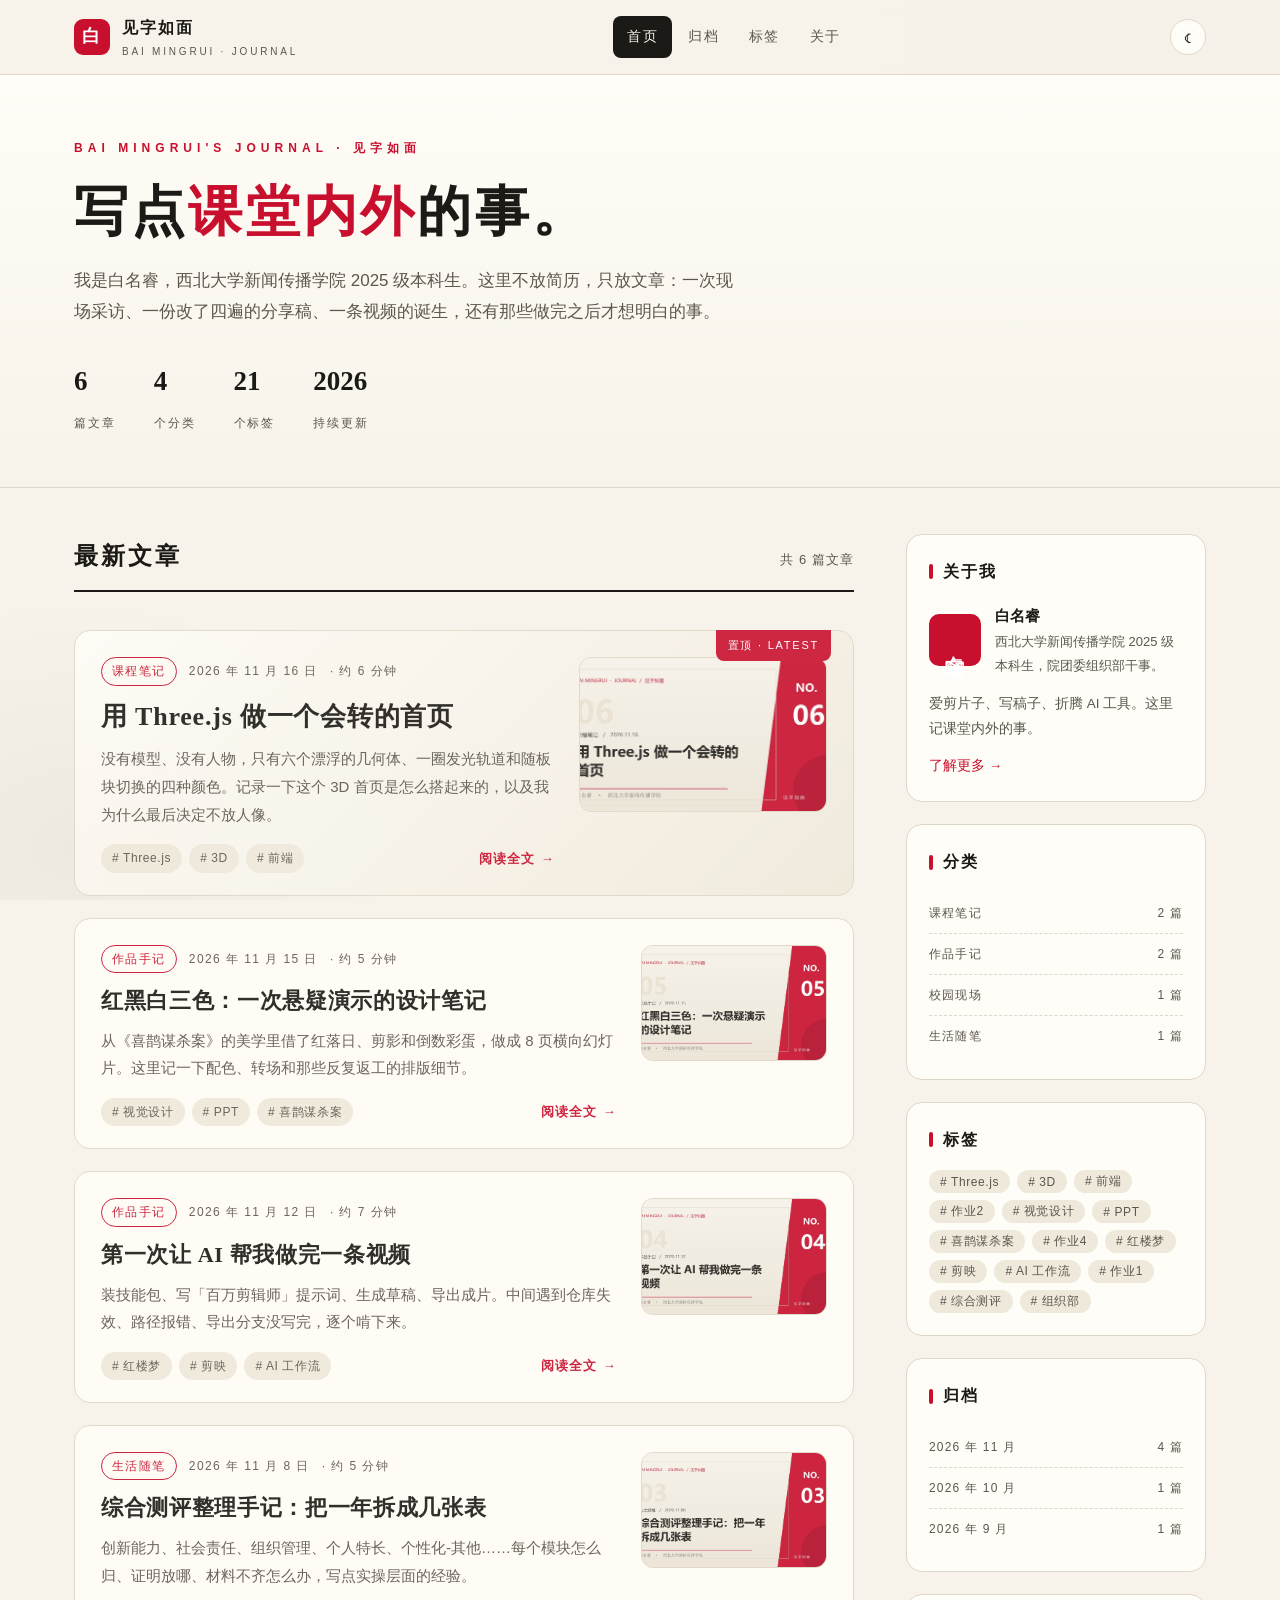
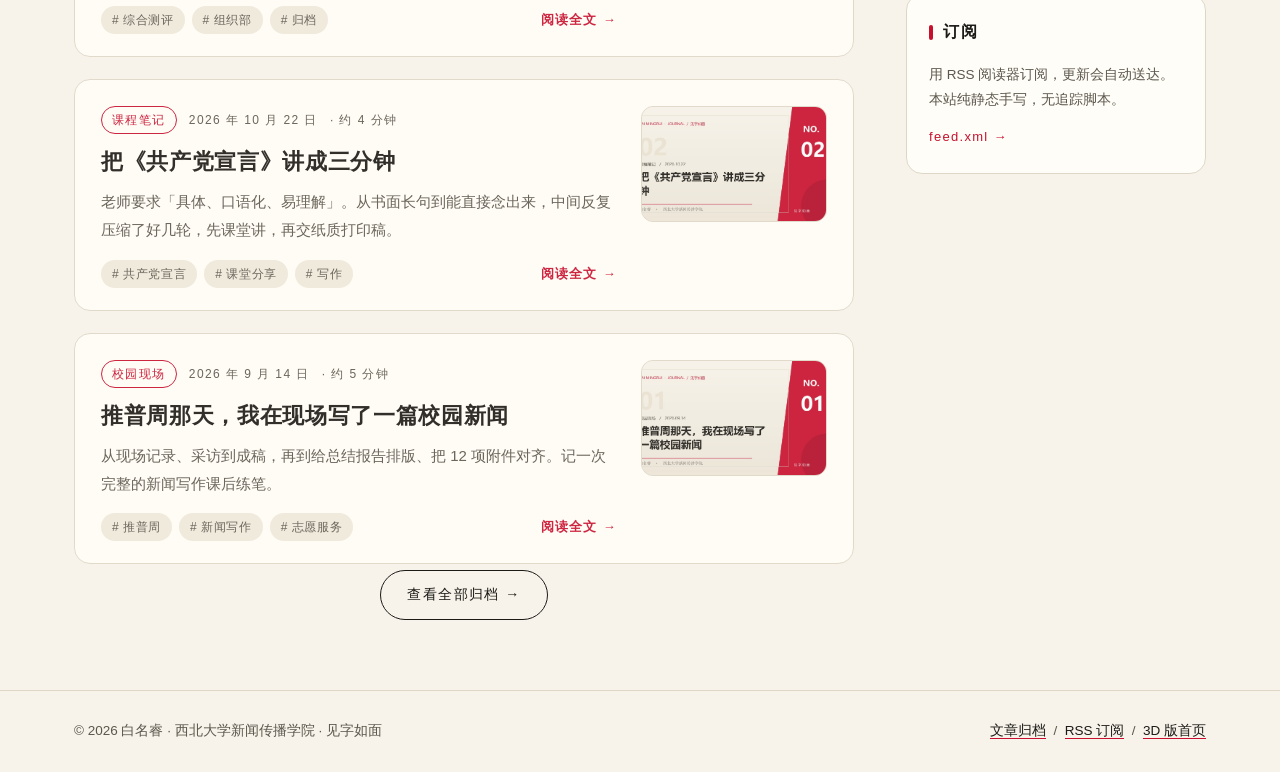
<file: index.html>
<!DOCTYPE html>
<!-- 仓库根跳转页：GitHub Pages 打开根域名时自动进入提交目录（个人博客首页） -->
<html lang="zh-CN">
<head>
  <meta charset="UTF-8">
  <title>跳转中…</title>
  <meta http-equiv="refresh" content="0; url=./2025106140%E7%99%BD%E5%90%8D%E7%9D%BF/index.html">
  <style>body{background:#1c1a17;color:#f7f3ea;display:flex;align-items:center;justify-content:center;height:100vh;font-family:sans-serif;letter-spacing:.2em}</style>
</head>
<body>正在进入「见字如面」个人博客… <a href="./2025106140白名睿/index.html">点击手动进入</a></body>
</html>
</file>
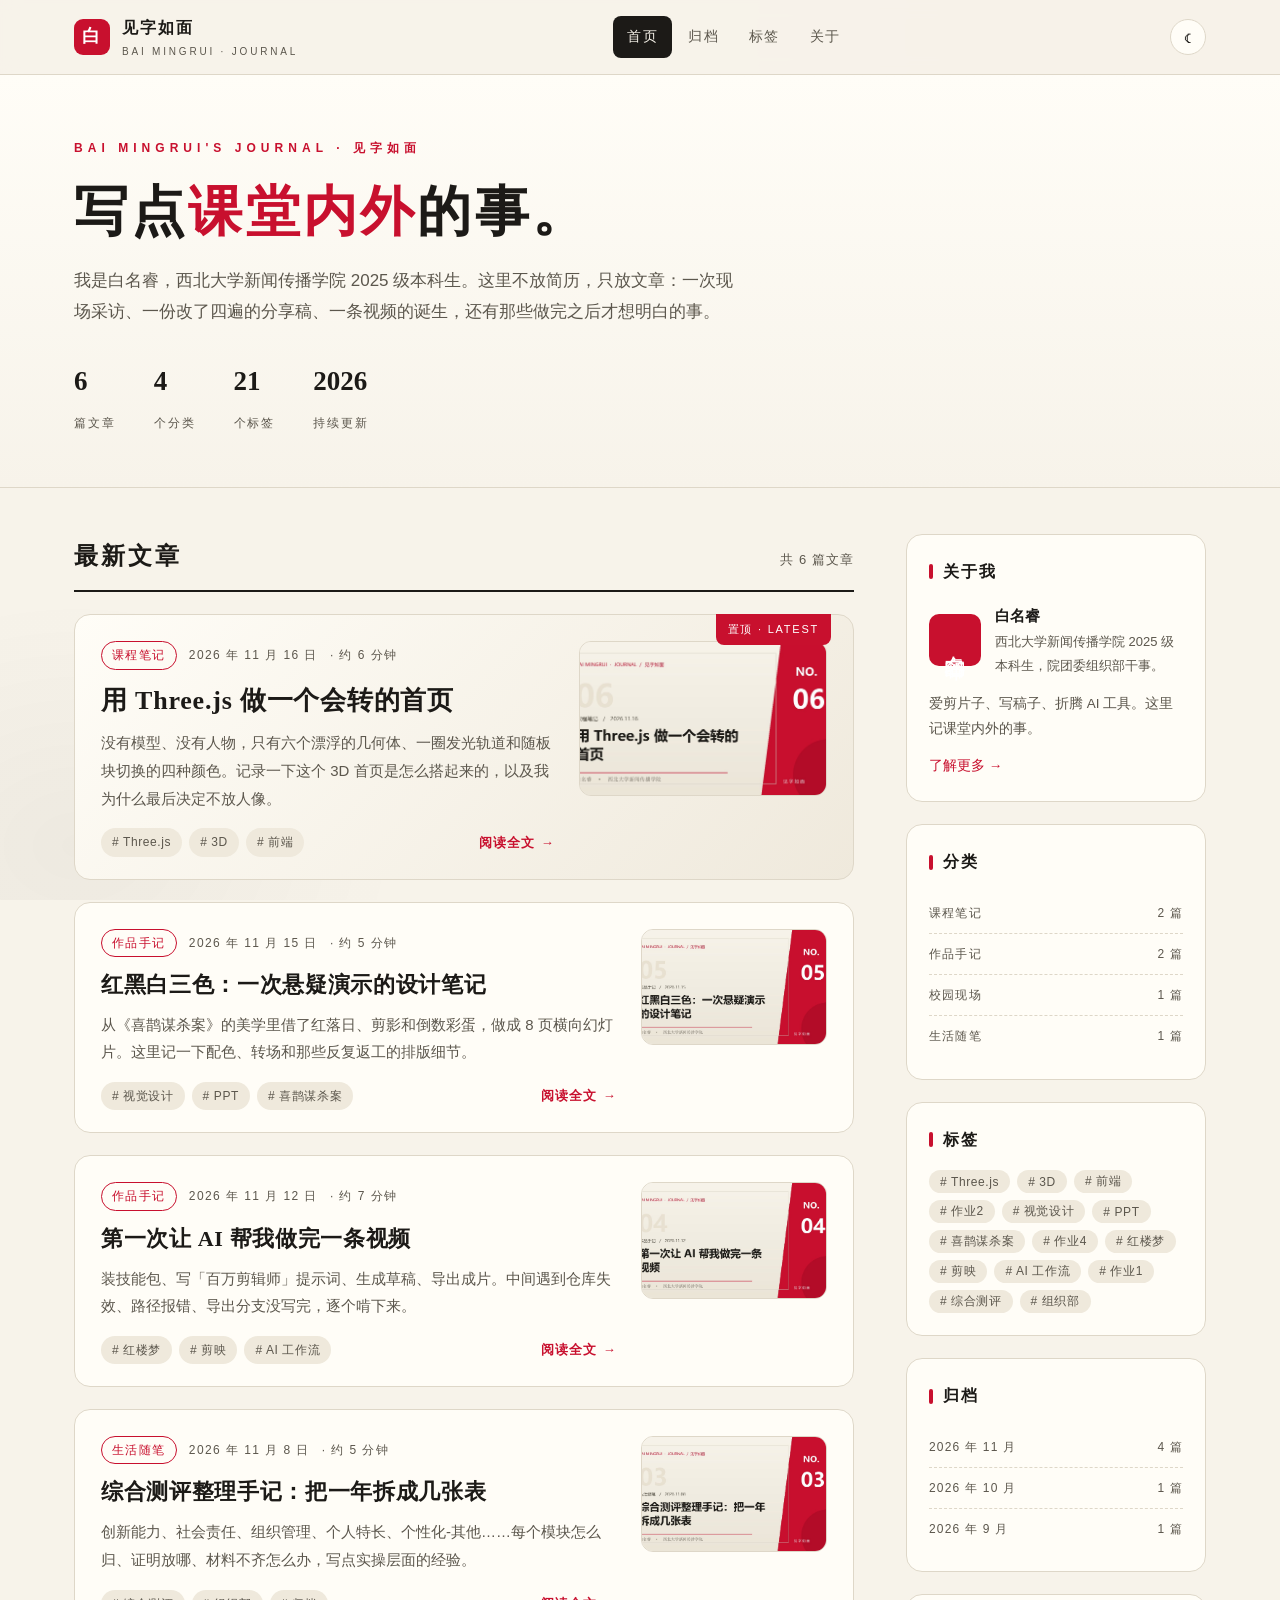
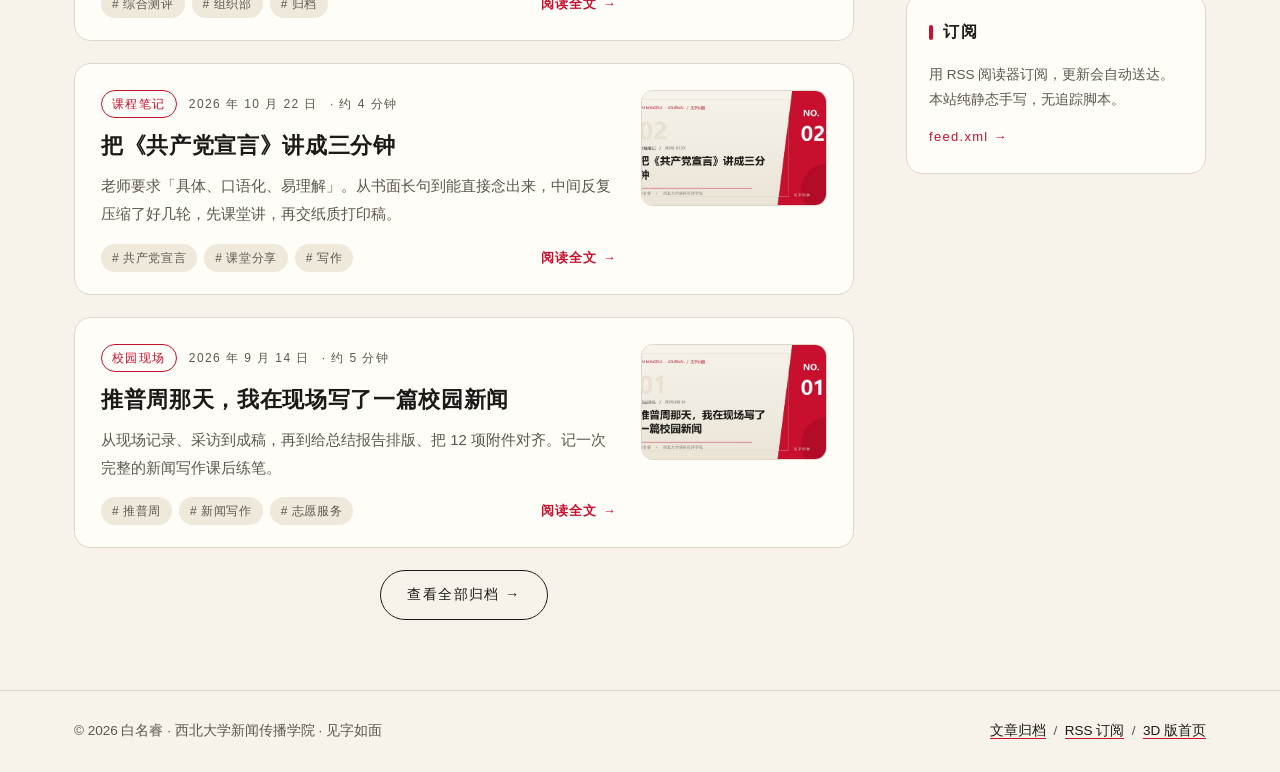
<file: 2025106140白名睿/index.html>
<!DOCTYPE html>
<!-- ============================================================
     index.html —— 《新媒体交互设计》第 3 次作业：传统方式个人博客
     作者：白名睿（2025106140）西北大学新闻传播学院
     结构：header 导航 → main 主体 → footer 页脚（语义化标签）
     ============================================================ -->
<html lang="zh-CN">
<head>
  <meta charset="UTF-8">
  <meta name="viewport" content="width=device-width, initial-scale=1.0">
  <meta name="description" content="白名睿的个人博客：课程笔记、作品手记、校园现场与生活随笔。">
  <meta name="author" content="白名睿">
  <meta property="og:title" content="首页">
  <meta property="og:description" content="白名睿的个人博客：课程笔记、作品手记、校园现场与生活随笔。">
  <meta property="og:type" content="website">
  <title>首页 · 见字如面</title>
  <link rel="stylesheet" href="styles/layout.css">
  <link rel="icon" type="image/png" href="images/logo.png">
  <link rel="alternate" type="application/rss+xml" title="见字如面 RSS" href="feed.xml">
  
</head>
<body data-nav="home">
<header class="site-header">
  <div class="bar">
    <a class="brand" href="index.html">
      <span class="seal">白</span>
      <span class="txt"><b>见字如面</b><small>BAI MINGRUI · JOURNAL</small></span>
    </a>
    <nav class="site-nav" aria-label="站内导航">
      <a data-nav="home" href="index.html">首页</a>
      <a data-nav="archive" href="index01.html">归档</a>
      <a data-nav="tags" href="index01.html#tags">标签</a>
      <a data-nav="about" href="index02.html">关于</a>
    </nav>
    <div class="header-tools">
      <button class="icon-btn" id="themeToggle" type="button" aria-label="切换深色模式">&#9790;</button>
    </div>
  </div>
</header>

<main>
  <!-- 博客刊头：站名 + 一句话简介 + 统计 -->
  <section class="masthead">
    <div class="wrap">
      <p class="kicker">BAI MINGRUI'S JOURNAL · 见字如面</p>
      <h1>写点<em>课堂内外</em>的事。</h1>
      <p class="lede">我是白名睿，西北大学新闻传播学院 2025 级本科生。这里不放简历，只放文章：一次现场采访、一份改了四遍的分享稿、一条视频的诞生，还有那些做完之后才想明白的事。</p>
      <div class="stats">
        <div><b>6</b><span>篇文章</span></div>
        <div><b>4</b><span>个分类</span></div>
        <div><b>21</b><span>个标签</span></div>
        <div><b>2026</b><span>持续更新</span></div>
      </div>
    </div>
  </section>

  <!-- 主体：左侧文章流 + 右侧侧栏 -->
  <div class="wrap layout">
    <div class="stream">
      <div class="stream-head">
        <h2>最新文章</h2>
        <span class="tip" id="filterTip">共 6 篇文章</span>
      </div>
      <div id="postList">
      <article class="post-card featured reveal" data-tags="Three.js|3D|前端|作业2" data-cat="课程笔记">
        <span class="pin">置顶 · LATEST</span>
        <div>
          <div class="meta">
            <span class="cat">课程笔记</span>
            <span>2026 年 11 月 16 日</span>
            <span>· 约 6 分钟</span>
          </div>
          <h3><a href="index0106.html">用 Three.js 做一个会转的首页</a></h3>
          <p class="excerpt">没有模型、没有人物，只有六个漂浮的几何体、一圈发光轨道和随板块切换的四种颜色。记录一下这个 3D 首页是怎么搭起来的，以及我为什么最后决定不放人像。</p>
          <div class="foot">
            <div class="tags"><a class="tag" href="index01.html#tags" data-filter-tag="Three.js"># Three.js</a><a class="tag" href="index01.html#tags" data-filter-tag="3D"># 3D</a><a class="tag" href="index01.html#tags" data-filter-tag="前端"># 前端</a></div>
            <a class="readmore" href="index0106.html">阅读全文 →</a>
          </div>
        </div>
        <a class="thumb" href="index0106.html" aria-label="用 Three.js 做一个会转的首页 封面">
          <img src="images/cover-06.jpg" alt="用 Three.js 做一个会转的首页 文章封面" loading="lazy">
        </a>
      </article>
      <article class="post-card  reveal" data-tags="视觉设计|PPT|喜鹊谋杀案|作业4" data-cat="作品手记">
        
        <div>
          <div class="meta">
            <span class="cat">作品手记</span>
            <span>2026 年 11 月 15 日</span>
            <span>· 约 5 分钟</span>
          </div>
          <h3><a href="index0105.html">红黑白三色：一次悬疑演示的设计笔记</a></h3>
          <p class="excerpt">从《喜鹊谋杀案》的美学里借了红落日、剪影和倒数彩蛋，做成 8 页横向幻灯片。这里记一下配色、转场和那些反复返工的排版细节。</p>
          <div class="foot">
            <div class="tags"><a class="tag" href="index01.html#tags" data-filter-tag="视觉设计"># 视觉设计</a><a class="tag" href="index01.html#tags" data-filter-tag="PPT"># PPT</a><a class="tag" href="index01.html#tags" data-filter-tag="喜鹊谋杀案"># 喜鹊谋杀案</a></div>
            <a class="readmore" href="index0105.html">阅读全文 →</a>
          </div>
        </div>
        <a class="thumb" href="index0105.html" aria-label="红黑白三色：一次悬疑演示的设计笔记 封面">
          <img src="images/cover-05.jpg" alt="红黑白三色：一次悬疑演示的设计笔记 文章封面" loading="lazy">
        </a>
      </article>
      <article class="post-card  reveal" data-tags="红楼梦|剪映|AI 工作流|作业1" data-cat="作品手记">
        
        <div>
          <div class="meta">
            <span class="cat">作品手记</span>
            <span>2026 年 11 月 12 日</span>
            <span>· 约 7 分钟</span>
          </div>
          <h3><a href="index0104.html">第一次让 AI 帮我做完一条视频</a></h3>
          <p class="excerpt">装技能包、写「百万剪辑师」提示词、生成草稿、导出成片。中间遇到仓库失效、路径报错、导出分支没写完，逐个啃下来。</p>
          <div class="foot">
            <div class="tags"><a class="tag" href="index01.html#tags" data-filter-tag="红楼梦"># 红楼梦</a><a class="tag" href="index01.html#tags" data-filter-tag="剪映"># 剪映</a><a class="tag" href="index01.html#tags" data-filter-tag="AI 工作流"># AI 工作流</a></div>
            <a class="readmore" href="index0104.html">阅读全文 →</a>
          </div>
        </div>
        <a class="thumb" href="index0104.html" aria-label="第一次让 AI 帮我做完一条视频 封面">
          <img src="images/cover-04.jpg" alt="第一次让 AI 帮我做完一条视频 文章封面" loading="lazy">
        </a>
      </article>
      <article class="post-card  reveal" data-tags="综合测评|组织部|归档" data-cat="生活随笔">
        
        <div>
          <div class="meta">
            <span class="cat">生活随笔</span>
            <span>2026 年 11 月 8 日</span>
            <span>· 约 5 分钟</span>
          </div>
          <h3><a href="index0103.html">综合测评整理手记：把一年拆成几张表</a></h3>
          <p class="excerpt">创新能力、社会责任、组织管理、个人特长、个性化-其他……每个模块怎么归、证明放哪、材料不齐怎么办，写点实操层面的经验。</p>
          <div class="foot">
            <div class="tags"><a class="tag" href="index01.html#tags" data-filter-tag="综合测评"># 综合测评</a><a class="tag" href="index01.html#tags" data-filter-tag="组织部"># 组织部</a><a class="tag" href="index01.html#tags" data-filter-tag="归档"># 归档</a></div>
            <a class="readmore" href="index0103.html">阅读全文 →</a>
          </div>
        </div>
        <a class="thumb" href="index0103.html" aria-label="综合测评整理手记：把一年拆成几张表 封面">
          <img src="images/cover-03.jpg" alt="综合测评整理手记：把一年拆成几张表 文章封面" loading="lazy">
        </a>
      </article>
      <article class="post-card  reveal" data-tags="共产党宣言|课堂分享|写作" data-cat="课程笔记">
        
        <div>
          <div class="meta">
            <span class="cat">课程笔记</span>
            <span>2026 年 10 月 22 日</span>
            <span>· 约 4 分钟</span>
          </div>
          <h3><a href="index0102.html">把《共产党宣言》讲成三分钟</a></h3>
          <p class="excerpt">老师要求「具体、口语化、易理解」。从书面长句到能直接念出来，中间反复压缩了好几轮，先课堂讲，再交纸质打印稿。</p>
          <div class="foot">
            <div class="tags"><a class="tag" href="index01.html#tags" data-filter-tag="共产党宣言"># 共产党宣言</a><a class="tag" href="index01.html#tags" data-filter-tag="课堂分享"># 课堂分享</a><a class="tag" href="index01.html#tags" data-filter-tag="写作"># 写作</a></div>
            <a class="readmore" href="index0102.html">阅读全文 →</a>
          </div>
        </div>
        <a class="thumb" href="index0102.html" aria-label="把《共产党宣言》讲成三分钟 封面">
          <img src="images/cover-02.jpg" alt="把《共产党宣言》讲成三分钟 文章封面" loading="lazy">
        </a>
      </article>
      <article class="post-card  reveal" data-tags="推普周|新闻写作|志愿服务" data-cat="校园现场">
        
        <div>
          <div class="meta">
            <span class="cat">校园现场</span>
            <span>2026 年 9 月 14 日</span>
            <span>· 约 5 分钟</span>
          </div>
          <h3><a href="index0101.html">推普周那天，我在现场写了一篇校园新闻</a></h3>
          <p class="excerpt">从现场记录、采访到成稿，再到给总结报告排版、把 12 项附件对齐。记一次完整的新闻写作课后练笔。</p>
          <div class="foot">
            <div class="tags"><a class="tag" href="index01.html#tags" data-filter-tag="推普周"># 推普周</a><a class="tag" href="index01.html#tags" data-filter-tag="新闻写作"># 新闻写作</a><a class="tag" href="index01.html#tags" data-filter-tag="志愿服务"># 志愿服务</a></div>
            <a class="readmore" href="index0101.html">阅读全文 →</a>
          </div>
        </div>
        <a class="thumb" href="index0101.html" aria-label="推普周那天，我在现场写了一篇校园新闻 封面">
          <img src="images/cover-01.jpg" alt="推普周那天，我在现场写了一篇校园新闻 文章封面" loading="lazy">
        </a>
      </article>
      </div>
      <p style="margin-top:8px;text-align:center"><a class="btn" href="index01.html">查看全部归档 →</a></p>
    </div>
      <aside class="sidebar" aria-label="博客侧栏">
        <!-- 关于作者小卡 -->
        <section class="widget">
          <h2>关于我</h2>
          <div class="about-mini">
            <span class="stamp">白名睿印</span>
            <p><b>白名睿</b><br>西北大学新闻传播学院 2025 级本科生，院团委组织部干事。</p>
          </div>
          <p>爱剪片子、写稿子、折腾 AI 工具。这里记课堂内外的事。</p>
          <p style="margin-top:12px"><a href="index02.html">了解更多 →</a></p>
        </section>
        <!-- 分类 -->
        <section class="widget">
          <h2>分类</h2>
          <div class="line-list"><a href="index01.html?cat=课程笔记"><span>课程笔记</span><span>2 篇</span></a><a href="index01.html?cat=作品手记"><span>作品手记</span><span>2 篇</span></a><a href="index01.html?cat=校园现场"><span>校园现场</span><span>1 篇</span></a><a href="index01.html?cat=生活随笔"><span>生活随笔</span><span>1 篇</span></a></div>
        </section>
        <!-- 标签云（点击可在首页筛选文章） -->
        <section class="widget" id="tags">
          <h2>标签</h2>
          <div class="tag-cloud"><button class="tag" data-filter-tag="Three.js"># Three.js</button><button class="tag" data-filter-tag="3D"># 3D</button><button class="tag" data-filter-tag="前端"># 前端</button><button class="tag" data-filter-tag="作业2"># 作业2</button><button class="tag" data-filter-tag="视觉设计"># 视觉设计</button><button class="tag" data-filter-tag="PPT"># PPT</button><button class="tag" data-filter-tag="喜鹊谋杀案"># 喜鹊谋杀案</button><button class="tag" data-filter-tag="作业4"># 作业4</button><button class="tag" data-filter-tag="红楼梦"># 红楼梦</button><button class="tag" data-filter-tag="剪映"># 剪映</button><button class="tag" data-filter-tag="AI 工作流"># AI 工作流</button><button class="tag" data-filter-tag="作业1"># 作业1</button><button class="tag" data-filter-tag="综合测评"># 综合测评</button><button class="tag" data-filter-tag="组织部"># 组织部</button></div>
        </section>
        <!-- 按月归档 -->
        <section class="widget">
          <h2>归档</h2>
          <div class="line-list"><a href="index01.html"><span>2026 年 11 月</span><span>4 篇</span></a><a href="index01.html"><span>2026 年 10 月</span><span>1 篇</span></a><a href="index01.html"><span>2026 年 9 月</span><span>1 篇</span></a></div>
        </section>
        <!-- 订阅 -->
        <section class="widget">
          <h2>订阅</h2>
          <p>用 RSS 阅读器订阅，更新会自动送达。本站纯静态手写，无追踪脚本。</p>
          <a class="rss-link" href="feed.xml">feed.xml →</a>
        </section>
      </aside>
  </div>
</main>

<footer class="site-footer">
  <div class="inner">
    <span>© 2026 白名睿 · 西北大学新闻传播学院 · 见字如面</span>
    <span><a href="index01.html">文章归档</a> &nbsp;/&nbsp; <a href="feed.xml">RSS 订阅</a> &nbsp;/&nbsp; <a href="https://bai1971.github.io/assignment2/" target="_blank" rel="noopener">3D 版首页</a></span>
  </div>
</footer>
<script src="scripts/main.js"></script>

</body>
</html>
</file>
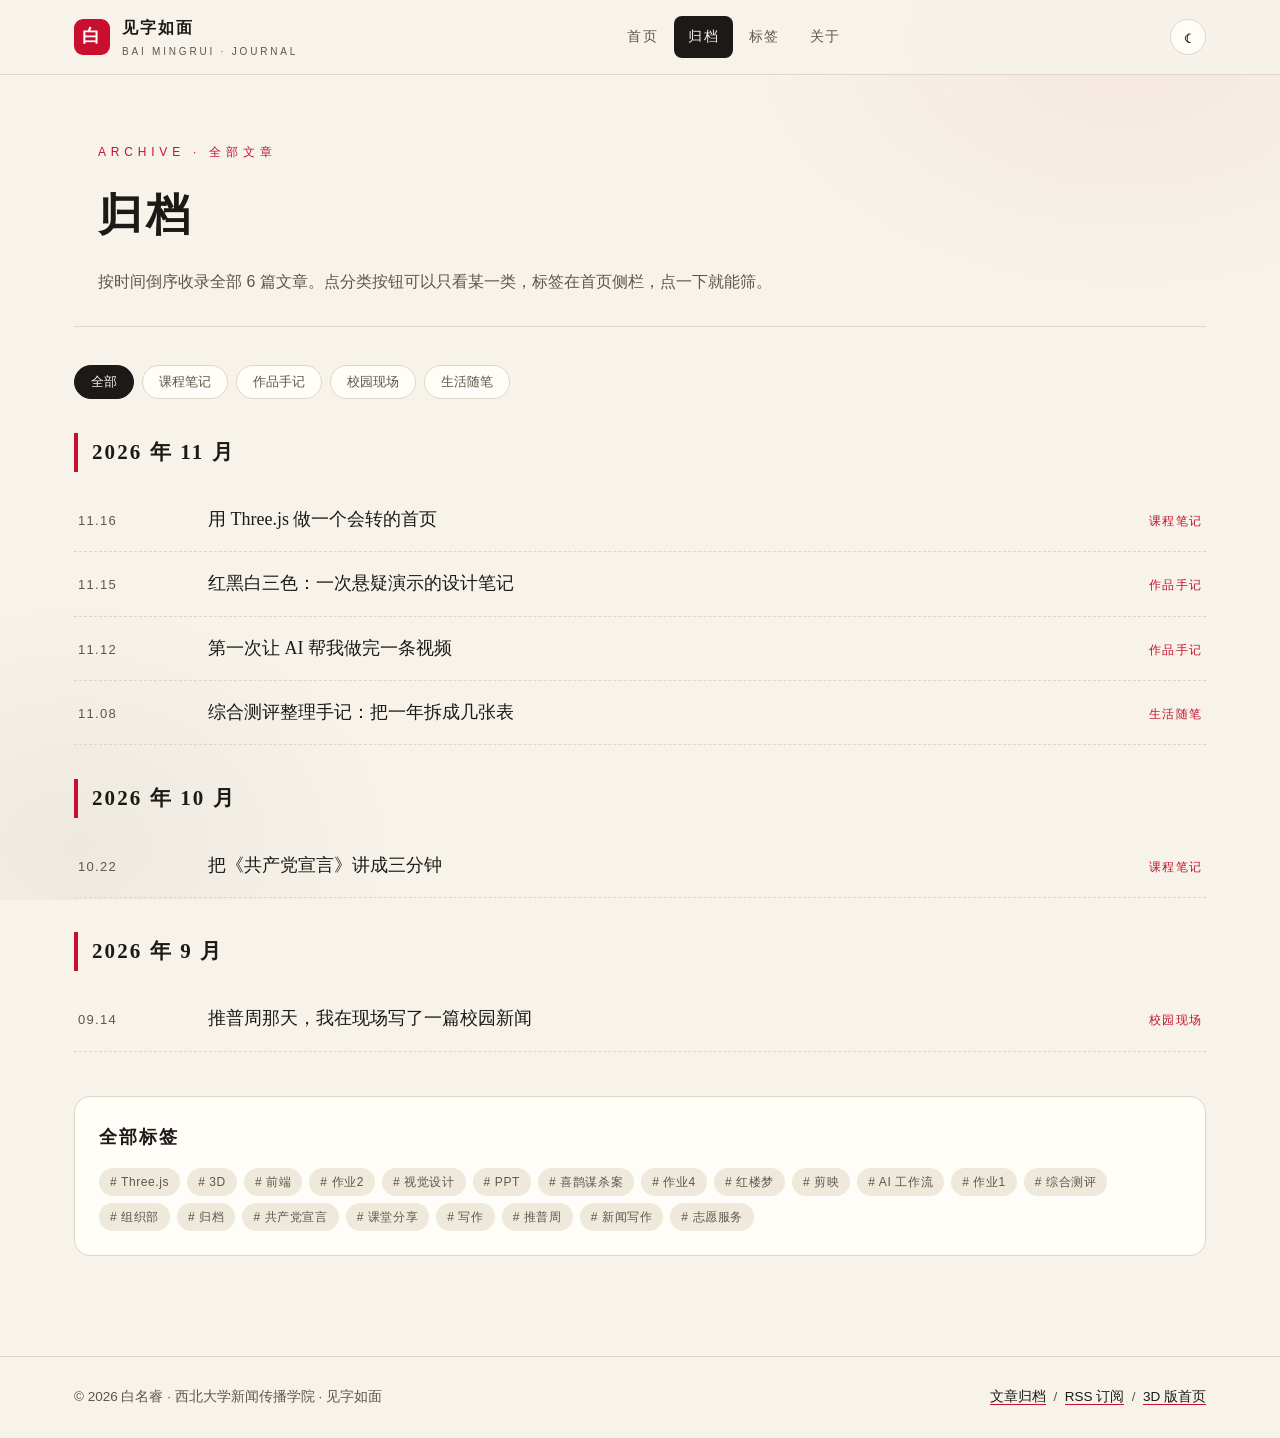
<file: 2025106140白名睿/index01.html>
<!DOCTYPE html>
<!-- ============================================================
     index01.html —— 《新媒体交互设计》第 3 次作业：传统方式个人博客
     作者：白名睿（2025106140）西北大学新闻传播学院
     结构：header 导航 → main 主体 → footer 页脚（语义化标签）
     ============================================================ -->
<html lang="zh-CN">
<head>
  <meta charset="UTF-8">
  <meta name="viewport" content="width=device-width, initial-scale=1.0">
  <meta name="description" content="见字如面 · 全部文章归档与分类标签。">
  <meta name="author" content="白名睿">
  <meta property="og:title" content="归档">
  <meta property="og:description" content="见字如面 · 全部文章归档与分类标签。">
  <meta property="og:type" content="website">
  <title>归档 · 见字如面</title>
  <link rel="stylesheet" href="styles/layout.css">
  <link rel="icon" type="image/png" href="images/logo.png">
  <link rel="alternate" type="application/rss+xml" title="见字如面 RSS" href="feed.xml">
  
</head>
<body data-nav="archive">
<header class="site-header">
  <div class="bar">
    <a class="brand" href="index.html">
      <span class="seal">白</span>
      <span class="txt"><b>见字如面</b><small>BAI MINGRUI · JOURNAL</small></span>
    </a>
    <nav class="site-nav" aria-label="站内导航">
      <a data-nav="home" href="index.html">首页</a>
      <a data-nav="archive" href="index01.html">归档</a>
      <a data-nav="tags" href="index01.html#tags">标签</a>
      <a data-nav="about" href="index02.html">关于</a>
    </nav>
    <div class="header-tools">
      <button class="icon-btn" id="themeToggle" type="button" aria-label="切换深色模式">&#9790;</button>
    </div>
  </div>
</header>

<main class="wrap">
  <section class="page-head">
    <p class="kicker">ARCHIVE · 全部文章</p>
    <h1>归档</h1>
    <p>按时间倒序收录全部 6 篇文章。点分类按钮可以只看某一类，标签在首页侧栏，点一下就能筛。</p>
  </section>
  <section class="section-block">
    <div class="filter-bar" id="catFilter"><button class="on" data-filter-cat="">全部</button><button data-filter-cat="课程笔记">课程笔记</button><button data-filter-cat="作品手记">作品手记</button><button data-filter-cat="校园现场">校园现场</button><button data-filter-cat="生活随笔">生活随笔</button></div>
<section class="archive-group"><h2>2026 年 11 月</h2><div class="archive-item" data-cat="课程笔记"><span class="d">11.16</span><a class="t" href="index0106.html">用 Three.js 做一个会转的首页</a><span class="c">课程笔记</span></div><div class="archive-item" data-cat="作品手记"><span class="d">11.15</span><a class="t" href="index0105.html">红黑白三色：一次悬疑演示的设计笔记</a><span class="c">作品手记</span></div><div class="archive-item" data-cat="作品手记"><span class="d">11.12</span><a class="t" href="index0104.html">第一次让 AI 帮我做完一条视频</a><span class="c">作品手记</span></div><div class="archive-item" data-cat="生活随笔"><span class="d">11.08</span><a class="t" href="index0103.html">综合测评整理手记：把一年拆成几张表</a><span class="c">生活随笔</span></div></section><section class="archive-group"><h2>2026 年 10 月</h2><div class="archive-item" data-cat="课程笔记"><span class="d">10.22</span><a class="t" href="index0102.html">把《共产党宣言》讲成三分钟</a><span class="c">课程笔记</span></div></section><section class="archive-group"><h2>2026 年 9 月</h2><div class="archive-item" data-cat="校园现场"><span class="d">09.14</span><a class="t" href="index0101.html">推普周那天，我在现场写了一篇校园新闻</a><span class="c">校园现场</span></div></section>    <div class="widget" id="tags" style="margin-top:44px;background:var(--card);border:1px solid var(--line);border-radius:16px;padding:24px">
      <h2 style="font-family:var(--serif);font-size:18px;letter-spacing:.12em;margin-bottom:14px">全部标签</h2>
      <div class="tag-cloud"><a class="tag" href="index.html?tag=Three.js"># Three.js</a><a class="tag" href="index.html?tag=3D"># 3D</a><a class="tag" href="index.html?tag=前端"># 前端</a><a class="tag" href="index.html?tag=作业2"># 作业2</a><a class="tag" href="index.html?tag=视觉设计"># 视觉设计</a><a class="tag" href="index.html?tag=PPT"># PPT</a><a class="tag" href="index.html?tag=喜鹊谋杀案"># 喜鹊谋杀案</a><a class="tag" href="index.html?tag=作业4"># 作业4</a><a class="tag" href="index.html?tag=红楼梦"># 红楼梦</a><a class="tag" href="index.html?tag=剪映"># 剪映</a><a class="tag" href="index.html?tag=AI 工作流"># AI 工作流</a><a class="tag" href="index.html?tag=作业1"># 作业1</a><a class="tag" href="index.html?tag=综合测评"># 综合测评</a><a class="tag" href="index.html?tag=组织部"># 组织部</a><a class="tag" href="index.html?tag=归档"># 归档</a><a class="tag" href="index.html?tag=共产党宣言"># 共产党宣言</a><a class="tag" href="index.html?tag=课堂分享"># 课堂分享</a><a class="tag" href="index.html?tag=写作"># 写作</a><a class="tag" href="index.html?tag=推普周"># 推普周</a><a class="tag" href="index.html?tag=新闻写作"># 新闻写作</a><a class="tag" href="index.html?tag=志愿服务"># 志愿服务</a></div>
    </div>
  </section>
</main>

<footer class="site-footer">
  <div class="inner">
    <span>© 2026 白名睿 · 西北大学新闻传播学院 · 见字如面</span>
    <span><a href="index01.html">文章归档</a> &nbsp;/&nbsp; <a href="feed.xml">RSS 订阅</a> &nbsp;/&nbsp; <a href="https://bai1971.github.io/assignment2/" target="_blank" rel="noopener">3D 版首页</a></span>
  </div>
</footer>
<script src="scripts/main.js"></script>

</body>
</html>
</file>
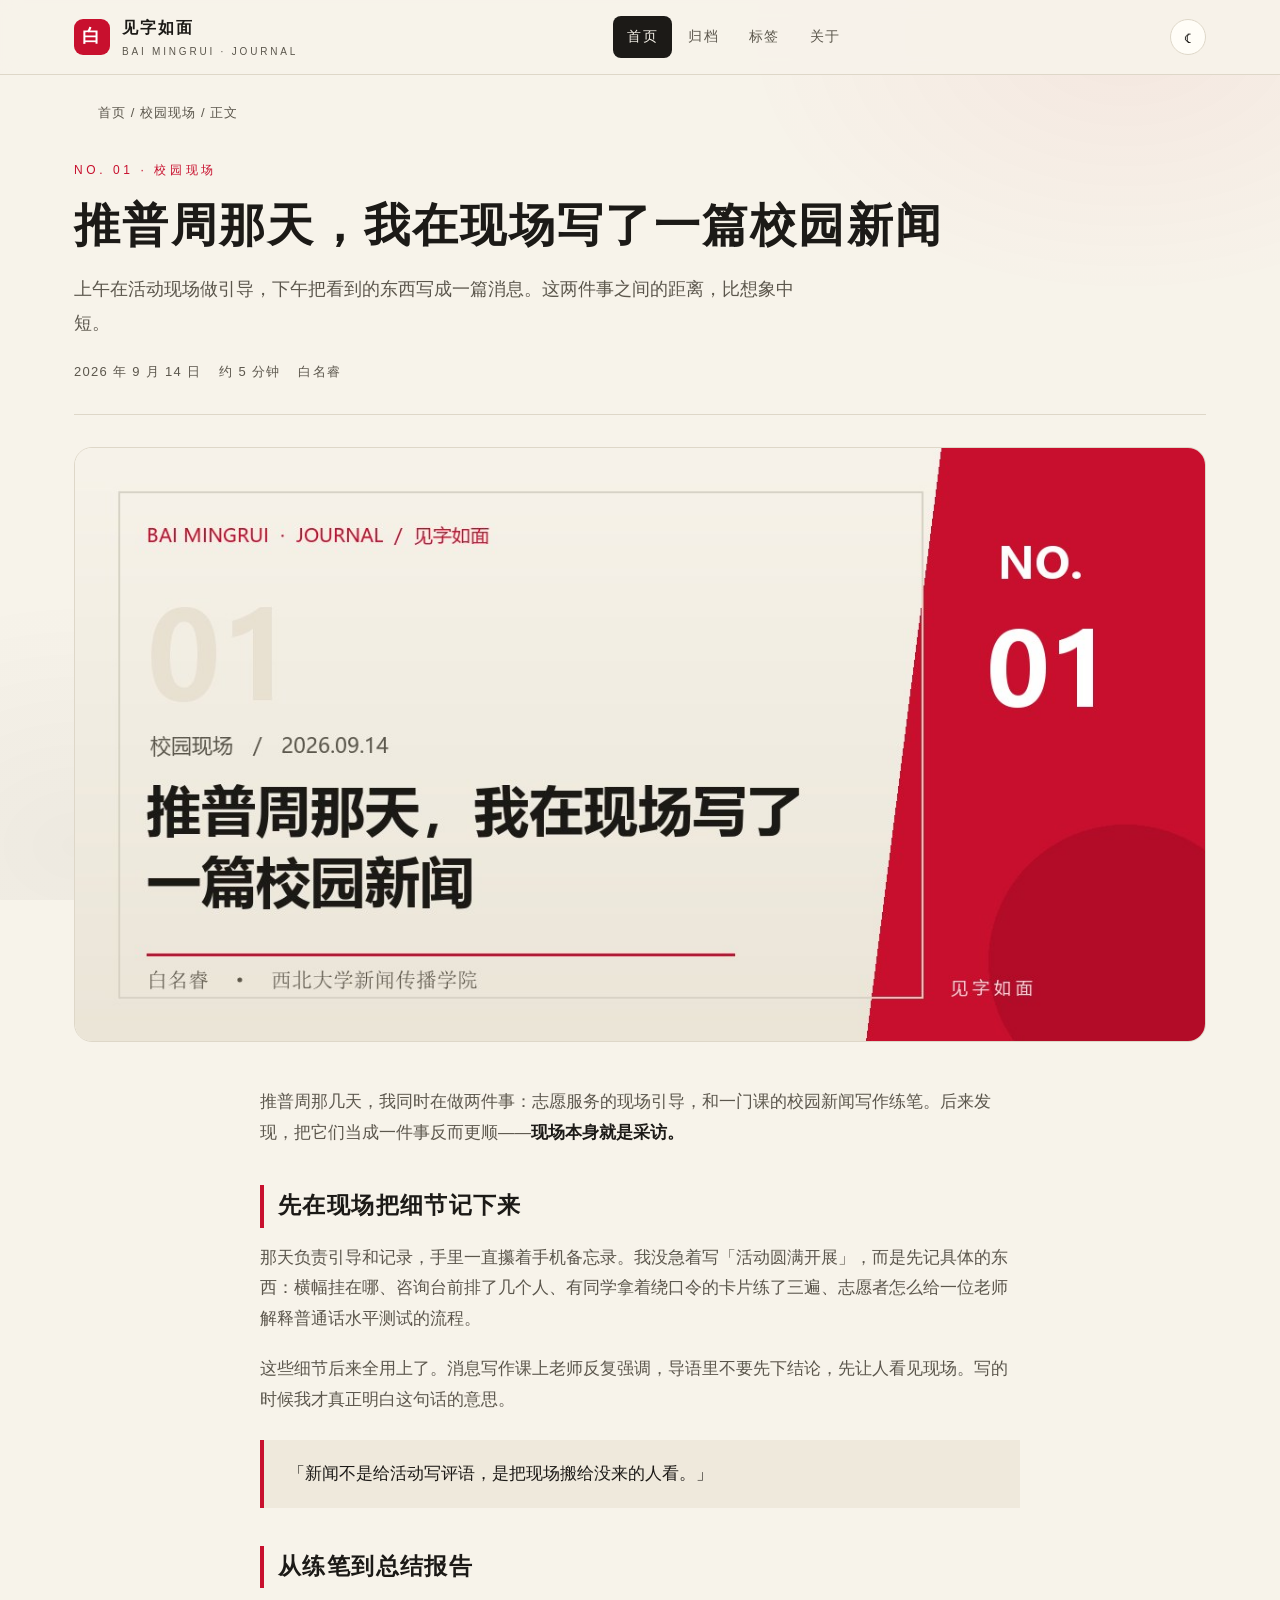
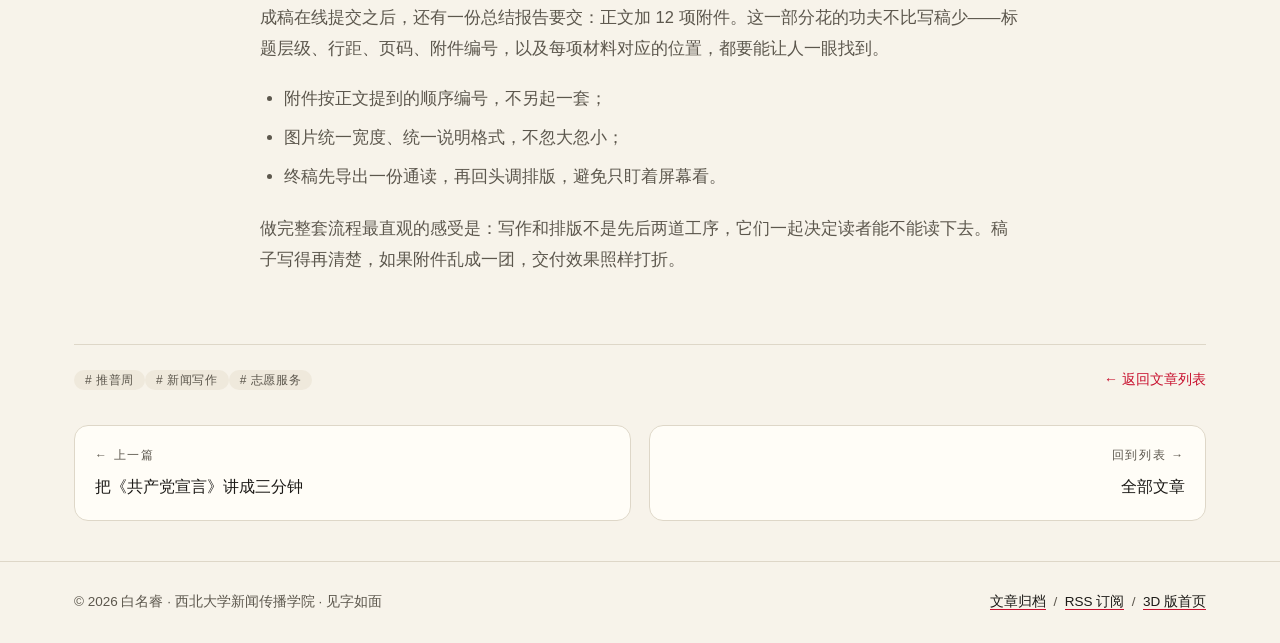
<file: 2025106140白名睿/index0101.html>
<!DOCTYPE html>
<!-- ============================================================
     index0101.html —— 《新媒体交互设计》第 3 次作业：传统方式个人博客
     作者：白名睿（2025106140）西北大学新闻传播学院
     结构：header 导航 → main 主体 → footer 页脚（语义化标签）
     ============================================================ -->
<html lang="zh-CN">
<head>
  <meta charset="UTF-8">
  <meta name="viewport" content="width=device-width, initial-scale=1.0">
  <meta name="description" content="从现场记录、采访到成稿，再到给总结报告排版、把 12 项附件对齐。记一次完整的新闻写作课后练笔。">
  <meta name="author" content="白名睿">
  <meta property="og:title" content="推普周那天，我在现场写了一篇校园新闻">
  <meta property="og:description" content="从现场记录、采访到成稿，再到给总结报告排版、把 12 项附件对齐。记一次完整的新闻写作课后练笔。">
  <meta property="og:type" content="website">
  <title>推普周那天，我在现场写了一篇校园新闻 · 见字如面</title>
  <link rel="stylesheet" href="styles/layout.css">
  <link rel="icon" type="image/png" href="images/logo.png">
  <link rel="alternate" type="application/rss+xml" title="见字如面 RSS" href="feed.xml">
  <meta property="og:image" content="https://bai1971.github.io/assignment3/2025106140%E7%99%BD%E5%90%8D%E7%9D%BF/images/cover-01.jpg">
</head>
<body data-nav="home">
<header class="site-header">
  <div class="bar">
    <a class="brand" href="index.html">
      <span class="seal">白</span>
      <span class="txt"><b>见字如面</b><small>BAI MINGRUI · JOURNAL</small></span>
    </a>
    <nav class="site-nav" aria-label="站内导航">
      <a data-nav="home" href="index.html">首页</a>
      <a data-nav="archive" href="index01.html">归档</a>
      <a data-nav="tags" href="index01.html#tags">标签</a>
      <a data-nav="about" href="index02.html">关于</a>
    </nav>
    <div class="header-tools">
      <button class="icon-btn" id="themeToggle" type="button" aria-label="切换深色模式">&#9790;</button>
    </div>
  </div>
</header>

<div id="progress"></div>
<main class="wrap">
  <nav class="breadcrumb" aria-label="面包屑导航">
    <a href="index.html">首页</a> / <a href="index01.html?cat=校园现场">校园现场</a> / 正文
  </nav>
  <article>
    <header class="post-head">
      <p class="kicker">NO. 01 · 校园现场</p>
      <h1>推普周那天，我在现场写了一篇校园新闻</h1>
      <p class="deck">上午在活动现场做引导，下午把看到的东西写成一篇消息。这两件事之间的距离，比想象中短。</p>
      <div class="meta-line">
        <span>2026 年 9 月 14 日</span><span>约 5 分钟</span><span>白名睿</span>
      </div>
    </header>
    <figure class="cover-hero"><img src="images/cover-01.jpg" alt="推普周那天，我在现场写了一篇校园新闻 封面图"></figure>
    <div class="prose">

        <p>推普周那几天，我同时在做两件事：志愿服务的现场引导，和一门课的校园新闻写作练笔。后来发现，把它们当成一件事反而更顺——<strong>现场本身就是采访。</strong></p>

        <h2>先在现场把细节记下来</h2>
        <p>那天负责引导和记录，手里一直攥着手机备忘录。我没急着写「活动圆满开展」，而是先记具体的东西：横幅挂在哪、咨询台前排了几个人、有同学拿着绕口令的卡片练了三遍、志愿者怎么给一位老师解释普通话水平测试的流程。</p>
        <p>这些细节后来全用上了。消息写作课上老师反复强调，导语里不要先下结论，先让人看见现场。写的时候我才真正明白这句话的意思。</p>
        <blockquote>「新闻不是给活动写评语，是把现场搬给没来的人看。」</blockquote>

        <h2>从练笔到总结报告</h2>
        <p>成稿在线提交之后，还有一份总结报告要交：正文加 12 项附件。这一部分花的功夫不比写稿少——标题层级、行距、页码、附件编号，以及每项材料对应的位置，都要能让人一眼找到。</p>
        <ul>
          <li>附件按正文提到的顺序编号，不另起一套；</li>
          <li>图片统一宽度、统一说明格式，不忽大忽小；</li>
          <li>终稿先导出一份通读，再回头调排版，避免只盯着屏幕看。</li>
        </ul>
        <p>做完整套流程最直观的感受是：写作和排版不是先后两道工序，它们一起决定读者能不能读下去。稿子写得再清楚，如果附件乱成一团，交付效果照样打折。</p>
            </div>
    <footer class="post-foot">
      <div class="tags"><a class="tag" href="index.html?tag=推普周"># 推普周</a><a class="tag" href="index.html?tag=新闻写作"># 新闻写作</a><a class="tag" href="index.html?tag=志愿服务"># 志愿服务</a></div>
      <a href="index.html">← 返回文章列表</a>
    </footer>
  </article>
  <nav class="post-nav" aria-label="文章翻页">
    <a href="index0102.html"><small>← 上一篇</small>把《共产党宣言》讲成三分钟</a>
    <a class="next" href="index.html"><small>回到列表 →</small>全部文章</a>
  </nav>
</main>

<footer class="site-footer">
  <div class="inner">
    <span>© 2026 白名睿 · 西北大学新闻传播学院 · 见字如面</span>
    <span><a href="index01.html">文章归档</a> &nbsp;/&nbsp; <a href="feed.xml">RSS 订阅</a> &nbsp;/&nbsp; <a href="https://bai1971.github.io/assignment2/" target="_blank" rel="noopener">3D 版首页</a></span>
  </div>
</footer>
<script src="scripts/main.js"></script>

</body>
</html>
</file>
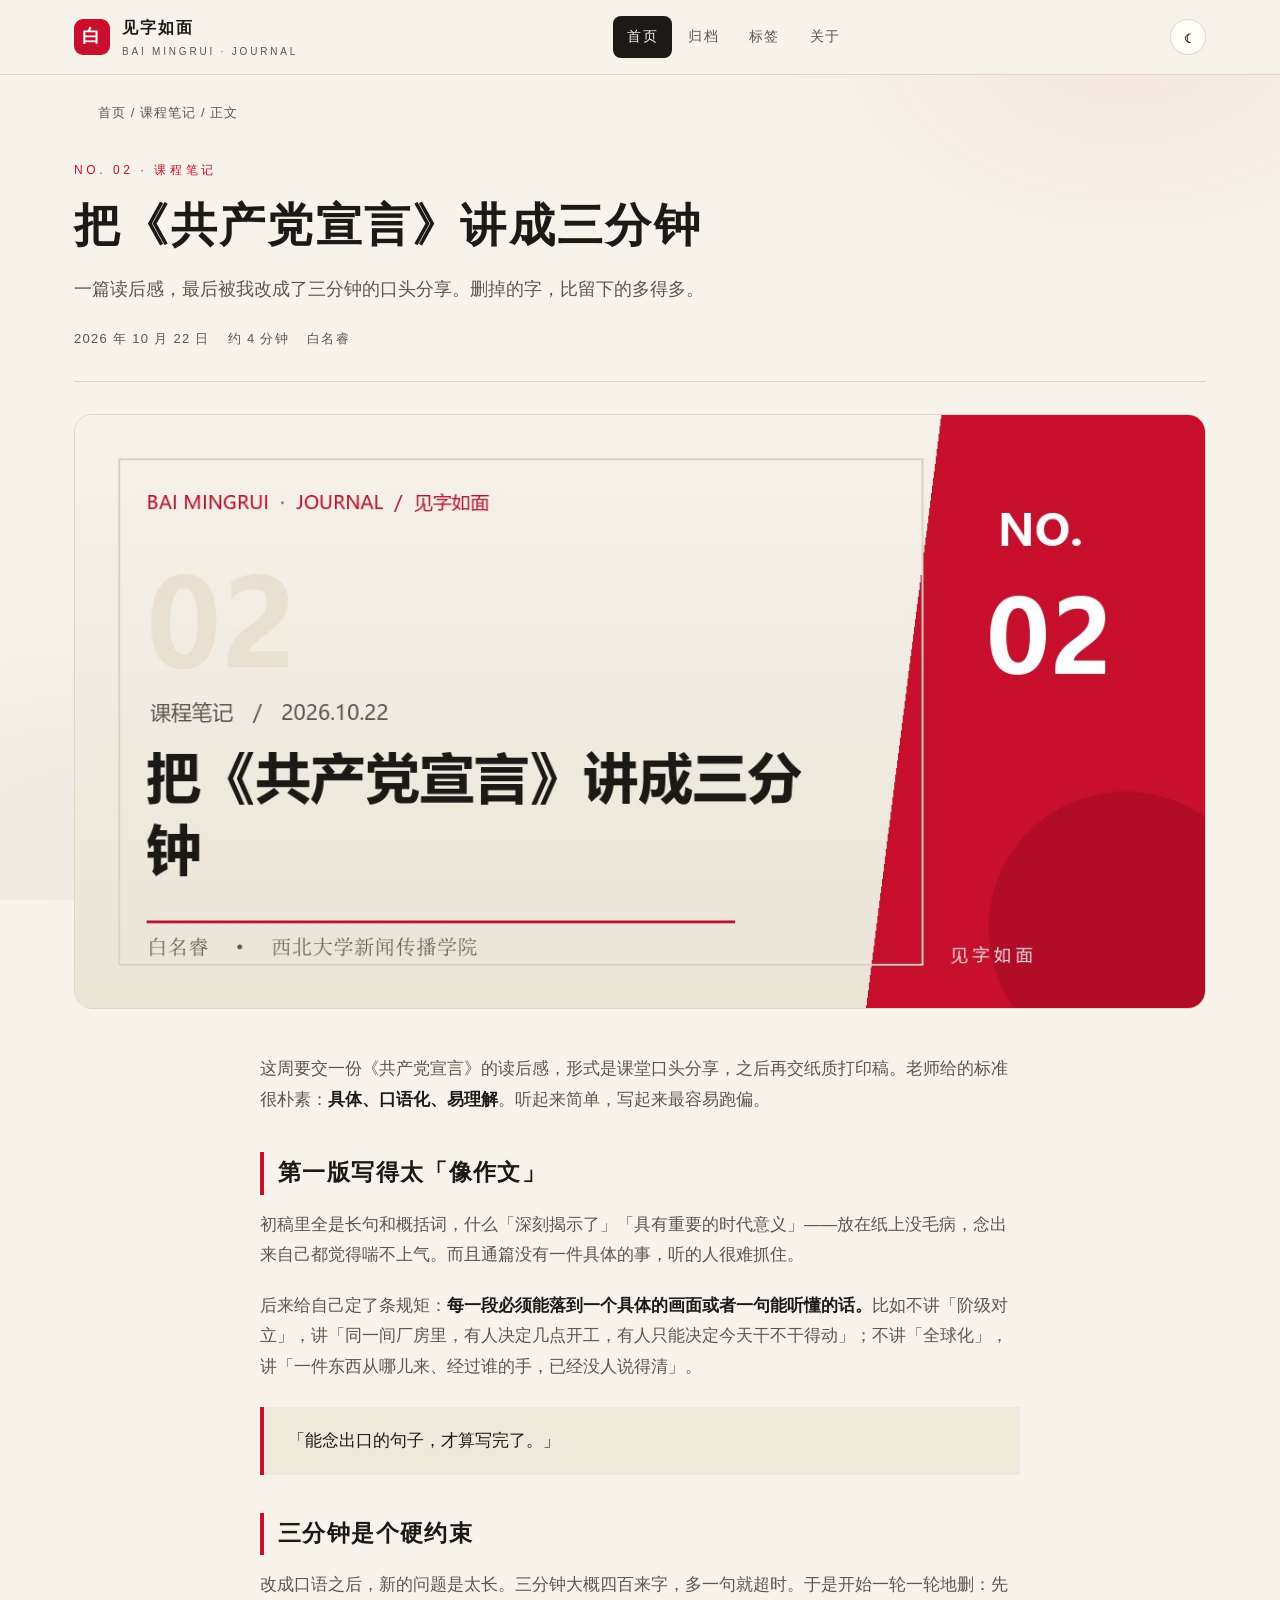
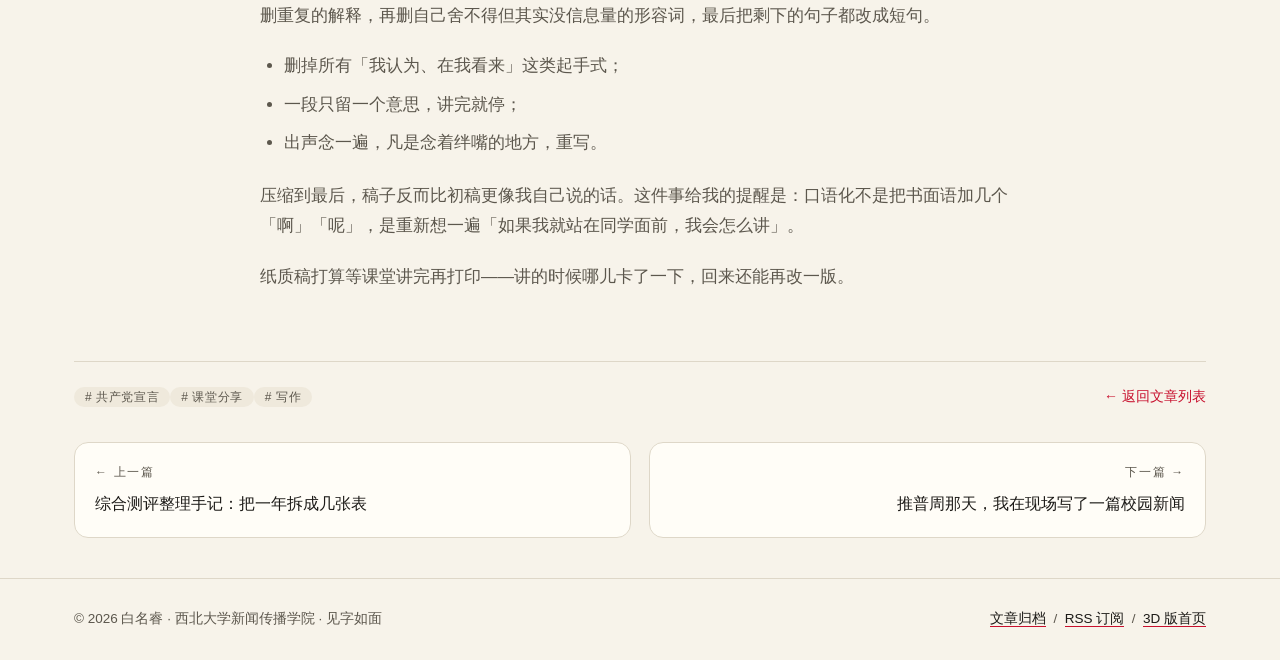
<file: 2025106140白名睿/index0102.html>
<!DOCTYPE html>
<!-- ============================================================
     index0102.html —— 《新媒体交互设计》第 3 次作业：传统方式个人博客
     作者：白名睿（2025106140）西北大学新闻传播学院
     结构：header 导航 → main 主体 → footer 页脚（语义化标签）
     ============================================================ -->
<html lang="zh-CN">
<head>
  <meta charset="UTF-8">
  <meta name="viewport" content="width=device-width, initial-scale=1.0">
  <meta name="description" content="老师要求「具体、口语化、易理解」。从书面长句到能直接念出来，中间反复压缩了好几轮，先课堂讲，再交纸质打印稿。">
  <meta name="author" content="白名睿">
  <meta property="og:title" content="把《共产党宣言》讲成三分钟">
  <meta property="og:description" content="老师要求「具体、口语化、易理解」。从书面长句到能直接念出来，中间反复压缩了好几轮，先课堂讲，再交纸质打印稿。">
  <meta property="og:type" content="website">
  <title>把《共产党宣言》讲成三分钟 · 见字如面</title>
  <link rel="stylesheet" href="styles/layout.css">
  <link rel="icon" type="image/png" href="images/logo.png">
  <link rel="alternate" type="application/rss+xml" title="见字如面 RSS" href="feed.xml">
  <meta property="og:image" content="https://bai1971.github.io/assignment3/2025106140%E7%99%BD%E5%90%8D%E7%9D%BF/images/cover-02.jpg">
</head>
<body data-nav="home">
<header class="site-header">
  <div class="bar">
    <a class="brand" href="index.html">
      <span class="seal">白</span>
      <span class="txt"><b>见字如面</b><small>BAI MINGRUI · JOURNAL</small></span>
    </a>
    <nav class="site-nav" aria-label="站内导航">
      <a data-nav="home" href="index.html">首页</a>
      <a data-nav="archive" href="index01.html">归档</a>
      <a data-nav="tags" href="index01.html#tags">标签</a>
      <a data-nav="about" href="index02.html">关于</a>
    </nav>
    <div class="header-tools">
      <button class="icon-btn" id="themeToggle" type="button" aria-label="切换深色模式">&#9790;</button>
    </div>
  </div>
</header>

<div id="progress"></div>
<main class="wrap">
  <nav class="breadcrumb" aria-label="面包屑导航">
    <a href="index.html">首页</a> / <a href="index01.html?cat=课程笔记">课程笔记</a> / 正文
  </nav>
  <article>
    <header class="post-head">
      <p class="kicker">NO. 02 · 课程笔记</p>
      <h1>把《共产党宣言》讲成三分钟</h1>
      <p class="deck">一篇读后感，最后被我改成了三分钟的口头分享。删掉的字，比留下的多得多。</p>
      <div class="meta-line">
        <span>2026 年 10 月 22 日</span><span>约 4 分钟</span><span>白名睿</span>
      </div>
    </header>
    <figure class="cover-hero"><img src="images/cover-02.jpg" alt="把《共产党宣言》讲成三分钟 封面图"></figure>
    <div class="prose">

        <p>这周要交一份《共产党宣言》的读后感，形式是课堂口头分享，之后再交纸质打印稿。老师给的标准很朴素：<strong>具体、口语化、易理解</strong>。听起来简单，写起来最容易跑偏。</p>

        <h2>第一版写得太「像作文」</h2>
        <p>初稿里全是长句和概括词，什么「深刻揭示了」「具有重要的时代意义」——放在纸上没毛病，念出来自己都觉得喘不上气。而且通篇没有一件具体的事，听的人很难抓住。</p>
        <p>后来给自己定了条规矩：<strong>每一段必须能落到一个具体的画面或者一句能听懂的话。</strong>比如不讲「阶级对立」，讲「同一间厂房里，有人决定几点开工，有人只能决定今天干不干得动」；不讲「全球化」，讲「一件东西从哪儿来、经过谁的手，已经没人说得清」。</p>
        <blockquote>「能念出口的句子，才算写完了。」</blockquote>

        <h2>三分钟是个硬约束</h2>
        <p>改成口语之后，新的问题是太长。三分钟大概四百来字，多一句就超时。于是开始一轮一轮地删：先删重复的解释，再删自己舍不得但其实没信息量的形容词，最后把剩下的句子都改成短句。</p>
        <ul>
          <li>删掉所有「我认为、在我看来」这类起手式；</li>
          <li>一段只留一个意思，讲完就停；</li>
          <li>出声念一遍，凡是念着绊嘴的地方，重写。</li>
        </ul>
        <p>压缩到最后，稿子反而比初稿更像我自己说的话。这件事给我的提醒是：口语化不是把书面语加几个「啊」「呢」，是重新想一遍「如果我就站在同学面前，我会怎么讲」。</p>
        <p>纸质稿打算等课堂讲完再打印——讲的时候哪儿卡了一下，回来还能再改一版。</p>
            </div>
    <footer class="post-foot">
      <div class="tags"><a class="tag" href="index.html?tag=共产党宣言"># 共产党宣言</a><a class="tag" href="index.html?tag=课堂分享"># 课堂分享</a><a class="tag" href="index.html?tag=写作"># 写作</a></div>
      <a href="index.html">← 返回文章列表</a>
    </footer>
  </article>
  <nav class="post-nav" aria-label="文章翻页">
    <a href="index0103.html"><small>← 上一篇</small>综合测评整理手记：把一年拆成几张表</a>
    <a class="next" href="index0101.html"><small>下一篇 →</small>推普周那天，我在现场写了一篇校园新闻</a>
  </nav>
</main>

<footer class="site-footer">
  <div class="inner">
    <span>© 2026 白名睿 · 西北大学新闻传播学院 · 见字如面</span>
    <span><a href="index01.html">文章归档</a> &nbsp;/&nbsp; <a href="feed.xml">RSS 订阅</a> &nbsp;/&nbsp; <a href="https://bai1971.github.io/assignment2/" target="_blank" rel="noopener">3D 版首页</a></span>
  </div>
</footer>
<script src="scripts/main.js"></script>

</body>
</html>
</file>
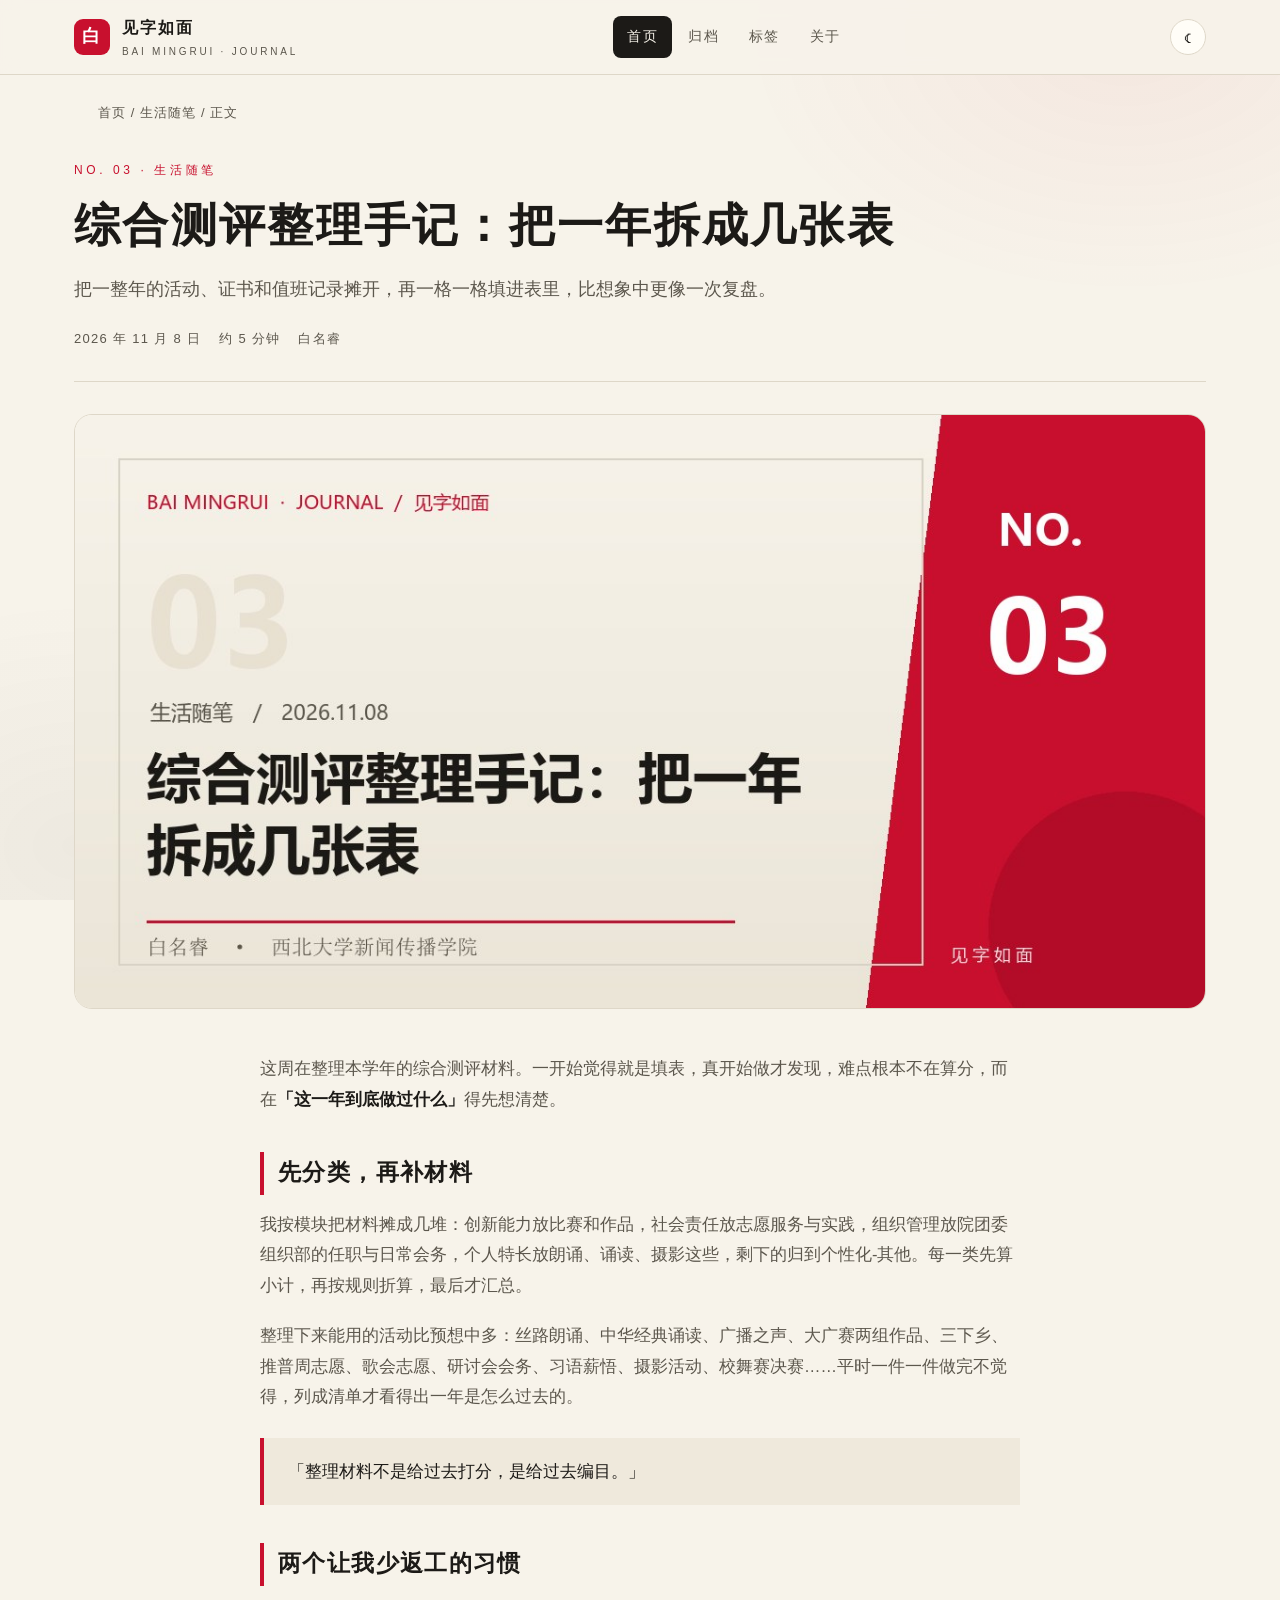
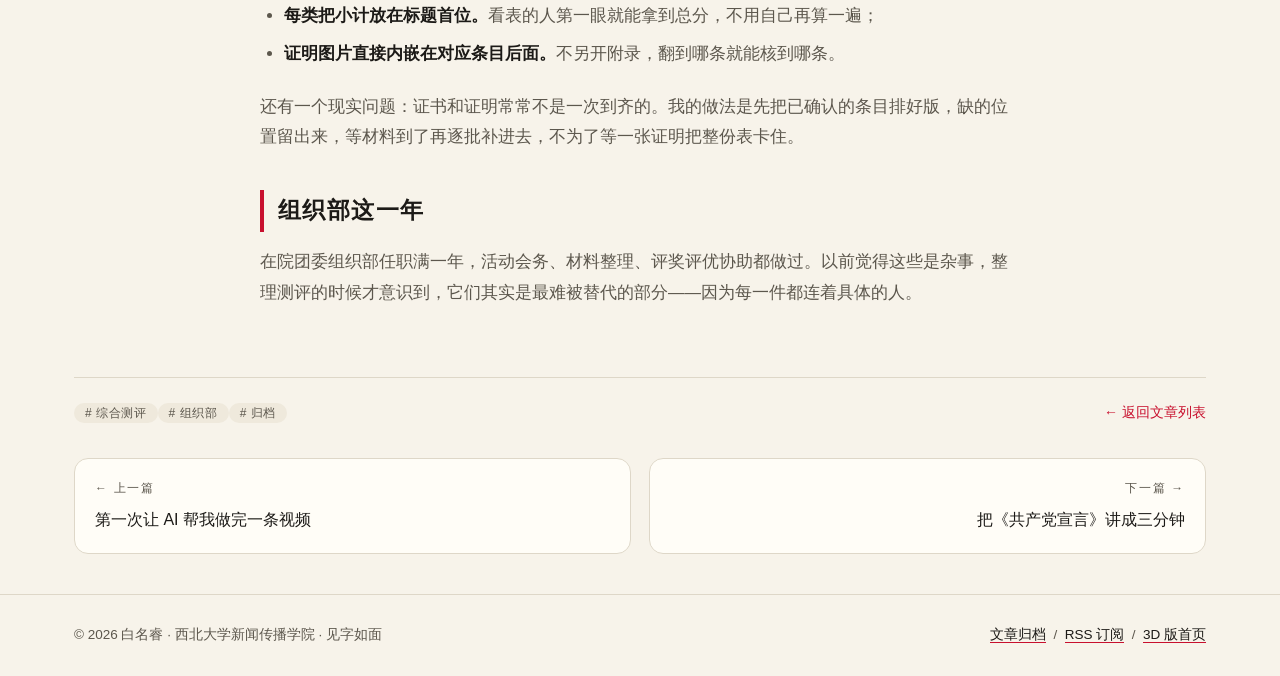
<file: 2025106140白名睿/index0103.html>
<!DOCTYPE html>
<!-- ============================================================
     index0103.html —— 《新媒体交互设计》第 3 次作业：传统方式个人博客
     作者：白名睿（2025106140）西北大学新闻传播学院
     结构：header 导航 → main 主体 → footer 页脚（语义化标签）
     ============================================================ -->
<html lang="zh-CN">
<head>
  <meta charset="UTF-8">
  <meta name="viewport" content="width=device-width, initial-scale=1.0">
  <meta name="description" content="创新能力、社会责任、组织管理、个人特长、个性化-其他……每个模块怎么归、证明放哪、材料不齐怎么办，写点实操层面的经验。">
  <meta name="author" content="白名睿">
  <meta property="og:title" content="综合测评整理手记：把一年拆成几张表">
  <meta property="og:description" content="创新能力、社会责任、组织管理、个人特长、个性化-其他……每个模块怎么归、证明放哪、材料不齐怎么办，写点实操层面的经验。">
  <meta property="og:type" content="website">
  <title>综合测评整理手记：把一年拆成几张表 · 见字如面</title>
  <link rel="stylesheet" href="styles/layout.css">
  <link rel="icon" type="image/png" href="images/logo.png">
  <link rel="alternate" type="application/rss+xml" title="见字如面 RSS" href="feed.xml">
  <meta property="og:image" content="https://bai1971.github.io/assignment3/2025106140%E7%99%BD%E5%90%8D%E7%9D%BF/images/cover-03.jpg">
</head>
<body data-nav="home">
<header class="site-header">
  <div class="bar">
    <a class="brand" href="index.html">
      <span class="seal">白</span>
      <span class="txt"><b>见字如面</b><small>BAI MINGRUI · JOURNAL</small></span>
    </a>
    <nav class="site-nav" aria-label="站内导航">
      <a data-nav="home" href="index.html">首页</a>
      <a data-nav="archive" href="index01.html">归档</a>
      <a data-nav="tags" href="index01.html#tags">标签</a>
      <a data-nav="about" href="index02.html">关于</a>
    </nav>
    <div class="header-tools">
      <button class="icon-btn" id="themeToggle" type="button" aria-label="切换深色模式">&#9790;</button>
    </div>
  </div>
</header>

<div id="progress"></div>
<main class="wrap">
  <nav class="breadcrumb" aria-label="面包屑导航">
    <a href="index.html">首页</a> / <a href="index01.html?cat=生活随笔">生活随笔</a> / 正文
  </nav>
  <article>
    <header class="post-head">
      <p class="kicker">NO. 03 · 生活随笔</p>
      <h1>综合测评整理手记：把一年拆成几张表</h1>
      <p class="deck">把一整年的活动、证书和值班记录摊开，再一格一格填进表里，比想象中更像一次复盘。</p>
      <div class="meta-line">
        <span>2026 年 11 月 8 日</span><span>约 5 分钟</span><span>白名睿</span>
      </div>
    </header>
    <figure class="cover-hero"><img src="images/cover-03.jpg" alt="综合测评整理手记：把一年拆成几张表 封面图"></figure>
    <div class="prose">

        <p>这周在整理本学年的综合测评材料。一开始觉得就是填表，真开始做才发现，难点根本不在算分，而在<strong>「这一年到底做过什么」</strong>得先想清楚。</p>

        <h2>先分类，再补材料</h2>
        <p>我按模块把材料摊成几堆：创新能力放比赛和作品，社会责任放志愿服务与实践，组织管理放院团委组织部的任职与日常会务，个人特长放朗诵、诵读、摄影这些，剩下的归到个性化-其他。每一类先算小计，再按规则折算，最后才汇总。</p>
        <p>整理下来能用的活动比预想中多：丝路朗诵、中华经典诵读、广播之声、大广赛两组作品、三下乡、推普周志愿、歌会志愿、研讨会会务、习语薪悟、摄影活动、校舞赛决赛……平时一件一件做完不觉得，列成清单才看得出一年是怎么过去的。</p>
        <blockquote>「整理材料不是给过去打分，是给过去编目。」</blockquote>

        <h2>两个让我少返工的习惯</h2>
        <ul>
          <li><strong>每类把小计放在标题首位。</strong>看表的人第一眼就能拿到总分，不用自己再算一遍；</li>
          <li><strong>证明图片直接内嵌在对应条目后面。</strong>不另开附录，翻到哪条就能核到哪条。</li>
        </ul>
        <p>还有一个现实问题：证书和证明常常不是一次到齐的。我的做法是先把已确认的条目排好版，缺的位置留出来，等材料到了再逐批补进去，不为了等一张证明把整份表卡住。</p>

        <h2>组织部这一年</h2>
        <p>在院团委组织部任职满一年，活动会务、材料整理、评奖评优协助都做过。以前觉得这些是杂事，整理测评的时候才意识到，它们其实是最难被替代的部分——因为每一件都连着具体的人。</p>
            </div>
    <footer class="post-foot">
      <div class="tags"><a class="tag" href="index.html?tag=综合测评"># 综合测评</a><a class="tag" href="index.html?tag=组织部"># 组织部</a><a class="tag" href="index.html?tag=归档"># 归档</a></div>
      <a href="index.html">← 返回文章列表</a>
    </footer>
  </article>
  <nav class="post-nav" aria-label="文章翻页">
    <a href="index0104.html"><small>← 上一篇</small>第一次让 AI 帮我做完一条视频</a>
    <a class="next" href="index0102.html"><small>下一篇 →</small>把《共产党宣言》讲成三分钟</a>
  </nav>
</main>

<footer class="site-footer">
  <div class="inner">
    <span>© 2026 白名睿 · 西北大学新闻传播学院 · 见字如面</span>
    <span><a href="index01.html">文章归档</a> &nbsp;/&nbsp; <a href="feed.xml">RSS 订阅</a> &nbsp;/&nbsp; <a href="https://bai1971.github.io/assignment2/" target="_blank" rel="noopener">3D 版首页</a></span>
  </div>
</footer>
<script src="scripts/main.js"></script>

</body>
</html>
</file>
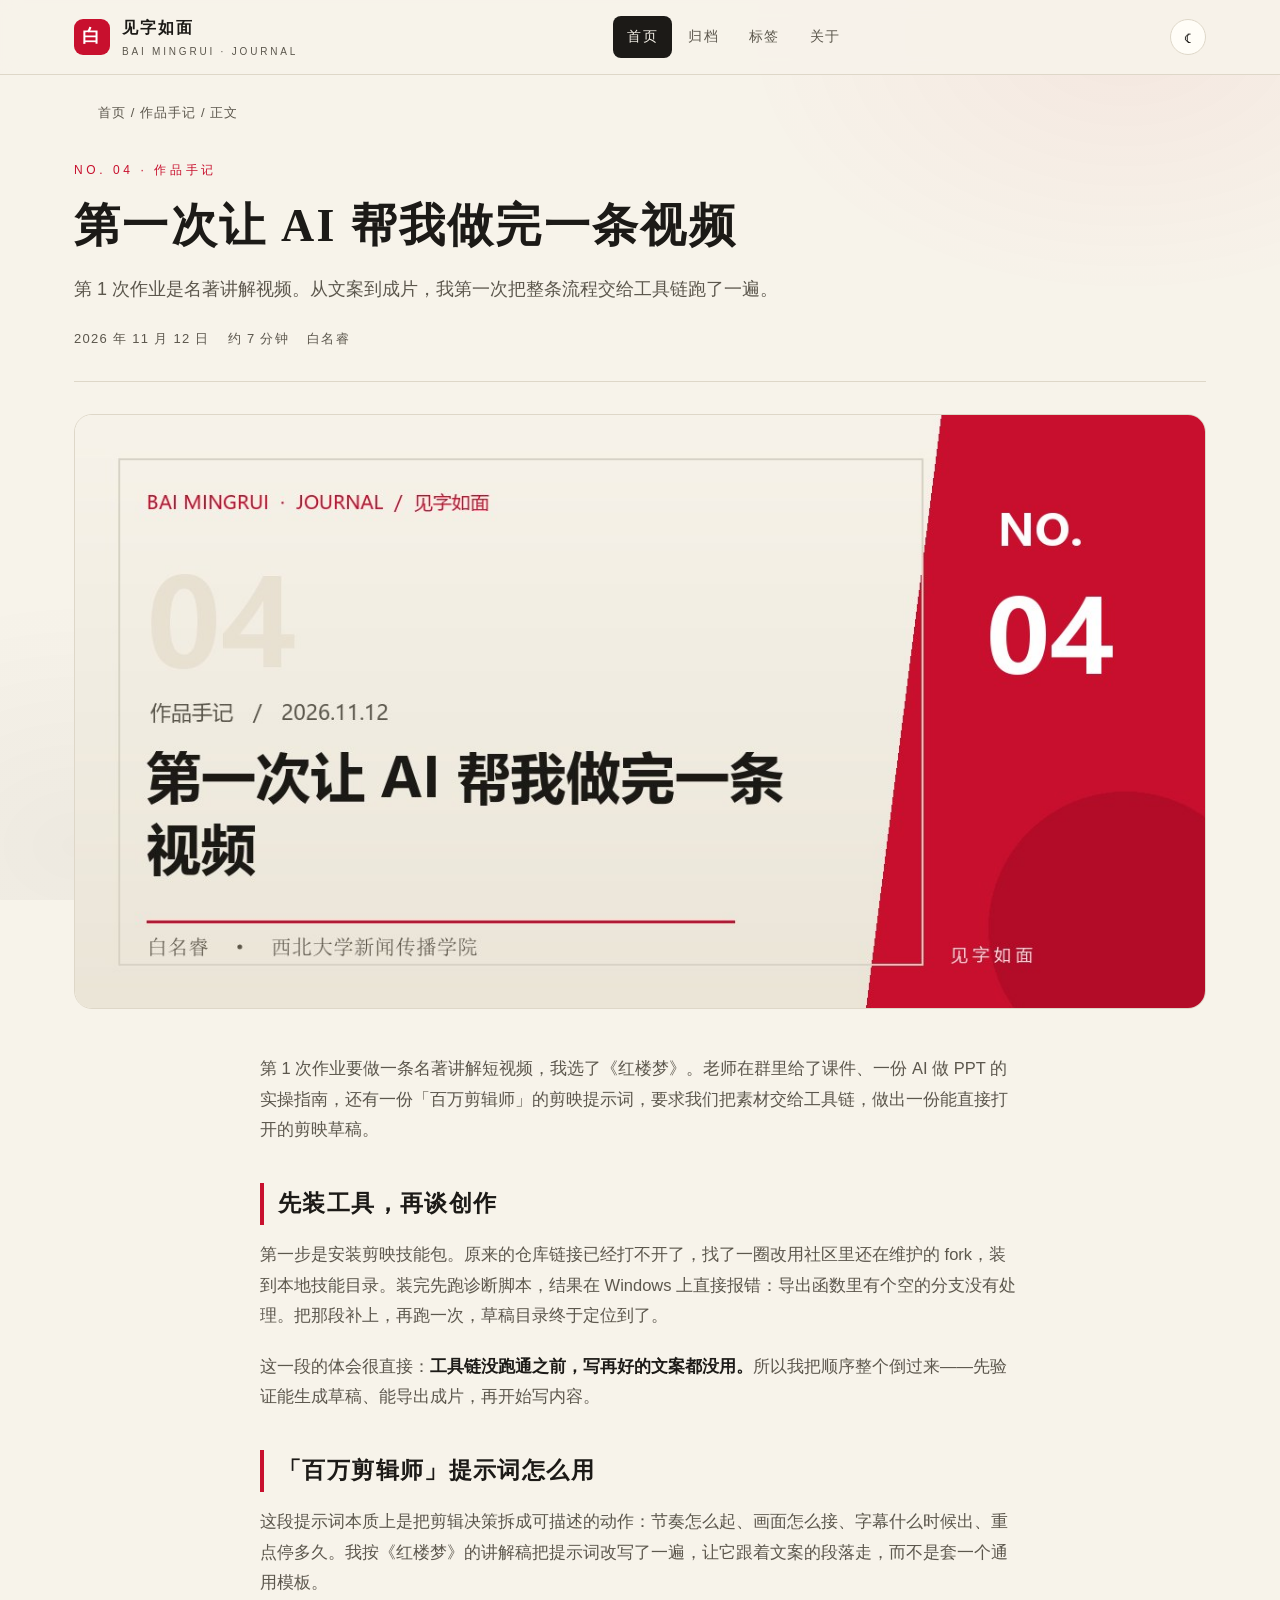
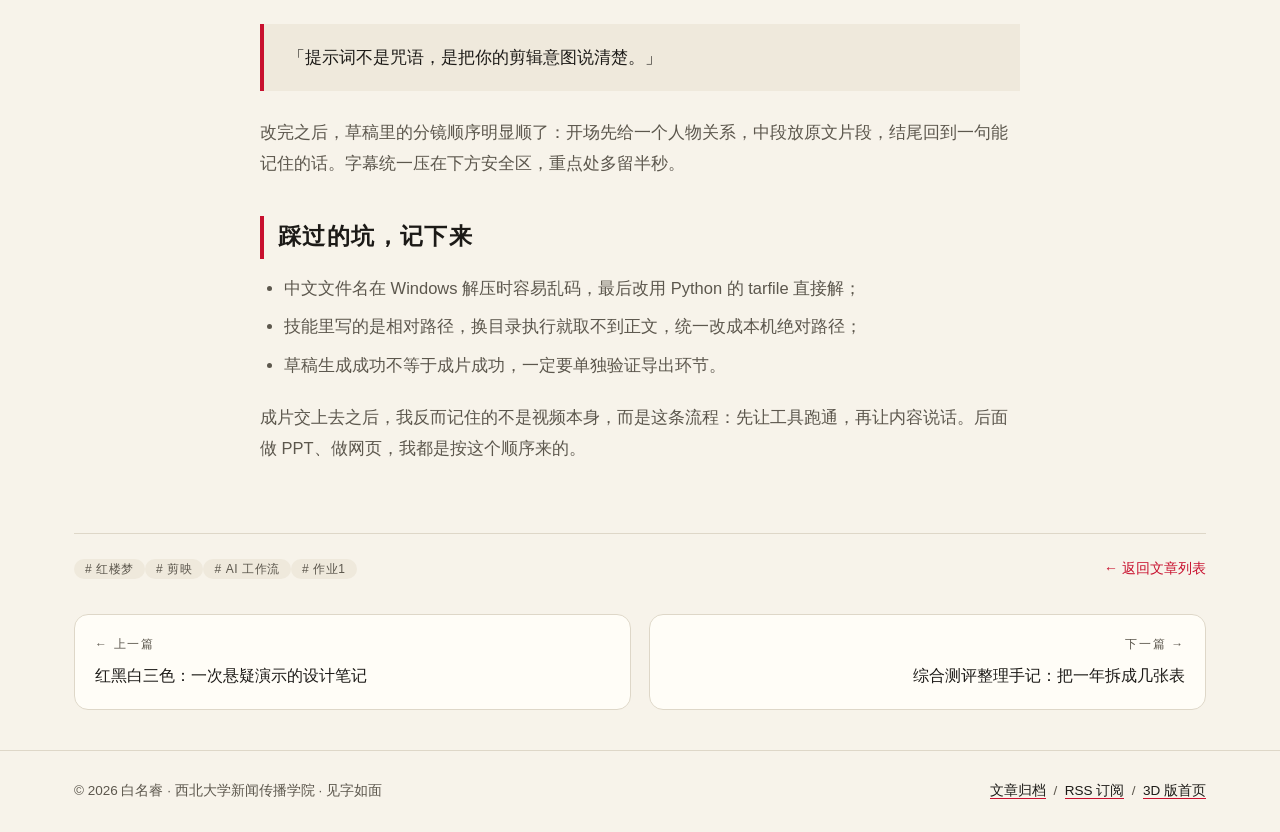
<file: 2025106140白名睿/index0104.html>
<!DOCTYPE html>
<!-- ============================================================
     index0104.html —— 《新媒体交互设计》第 3 次作业：传统方式个人博客
     作者：白名睿（2025106140）西北大学新闻传播学院
     结构：header 导航 → main 主体 → footer 页脚（语义化标签）
     ============================================================ -->
<html lang="zh-CN">
<head>
  <meta charset="UTF-8">
  <meta name="viewport" content="width=device-width, initial-scale=1.0">
  <meta name="description" content="装技能包、写「百万剪辑师」提示词、生成草稿、导出成片。中间遇到仓库失效、路径报错、导出分支没写完，逐个啃下来。">
  <meta name="author" content="白名睿">
  <meta property="og:title" content="第一次让 AI 帮我做完一条视频">
  <meta property="og:description" content="装技能包、写「百万剪辑师」提示词、生成草稿、导出成片。中间遇到仓库失效、路径报错、导出分支没写完，逐个啃下来。">
  <meta property="og:type" content="website">
  <title>第一次让 AI 帮我做完一条视频 · 见字如面</title>
  <link rel="stylesheet" href="styles/layout.css">
  <link rel="icon" type="image/png" href="images/logo.png">
  <link rel="alternate" type="application/rss+xml" title="见字如面 RSS" href="feed.xml">
  <meta property="og:image" content="https://bai1971.github.io/assignment3/2025106140%E7%99%BD%E5%90%8D%E7%9D%BF/images/cover-04.jpg">
</head>
<body data-nav="home">
<header class="site-header">
  <div class="bar">
    <a class="brand" href="index.html">
      <span class="seal">白</span>
      <span class="txt"><b>见字如面</b><small>BAI MINGRUI · JOURNAL</small></span>
    </a>
    <nav class="site-nav" aria-label="站内导航">
      <a data-nav="home" href="index.html">首页</a>
      <a data-nav="archive" href="index01.html">归档</a>
      <a data-nav="tags" href="index01.html#tags">标签</a>
      <a data-nav="about" href="index02.html">关于</a>
    </nav>
    <div class="header-tools">
      <button class="icon-btn" id="themeToggle" type="button" aria-label="切换深色模式">&#9790;</button>
    </div>
  </div>
</header>

<div id="progress"></div>
<main class="wrap">
  <nav class="breadcrumb" aria-label="面包屑导航">
    <a href="index.html">首页</a> / <a href="index01.html?cat=作品手记">作品手记</a> / 正文
  </nav>
  <article>
    <header class="post-head">
      <p class="kicker">NO. 04 · 作品手记</p>
      <h1>第一次让 AI 帮我做完一条视频</h1>
      <p class="deck">第 1 次作业是名著讲解视频。从文案到成片，我第一次把整条流程交给工具链跑了一遍。</p>
      <div class="meta-line">
        <span>2026 年 11 月 12 日</span><span>约 7 分钟</span><span>白名睿</span>
      </div>
    </header>
    <figure class="cover-hero"><img src="images/cover-04.jpg" alt="第一次让 AI 帮我做完一条视频 封面图"></figure>
    <div class="prose">

        <p>第 1 次作业要做一条名著讲解短视频，我选了《红楼梦》。老师在群里给了课件、一份 AI 做 PPT 的实操指南，还有一份「百万剪辑师」的剪映提示词，要求我们把素材交给工具链，做出一份能直接打开的剪映草稿。</p>

        <h2>先装工具，再谈创作</h2>
        <p>第一步是安装剪映技能包。原来的仓库链接已经打不开了，找了一圈改用社区里还在维护的 fork，装到本地技能目录。装完先跑诊断脚本，结果在 Windows 上直接报错：导出函数里有个空的分支没有处理。把那段补上，再跑一次，草稿目录终于定位到了。</p>
        <p>这一段的体会很直接：<strong>工具链没跑通之前，写再好的文案都没用。</strong>所以我把顺序整个倒过来——先验证能生成草稿、能导出成片，再开始写内容。</p>

        <h2>「百万剪辑师」提示词怎么用</h2>
        <p>这段提示词本质上是把剪辑决策拆成可描述的动作：节奏怎么起、画面怎么接、字幕什么时候出、重点停多久。我按《红楼梦》的讲解稿把提示词改写了一遍，让它跟着文案的段落走，而不是套一个通用模板。</p>
        <blockquote>「提示词不是咒语，是把你的剪辑意图说清楚。」</blockquote>
        <p>改完之后，草稿里的分镜顺序明显顺了：开场先给一个人物关系，中段放原文片段，结尾回到一句能记住的话。字幕统一压在下方安全区，重点处多留半秒。</p>

        <h2>踩过的坑，记下来</h2>
        <ul>
          <li>中文文件名在 Windows 解压时容易乱码，最后改用 Python 的 tarfile 直接解；</li>
          <li>技能里写的是相对路径，换目录执行就取不到正文，统一改成本机绝对路径；</li>
          <li>草稿生成成功不等于成片成功，一定要单独验证导出环节。</li>
        </ul>
        <p>成片交上去之后，我反而记住的不是视频本身，而是这条流程：先让工具跑通，再让内容说话。后面做 PPT、做网页，我都是按这个顺序来的。</p>
            </div>
    <footer class="post-foot">
      <div class="tags"><a class="tag" href="index.html?tag=红楼梦"># 红楼梦</a><a class="tag" href="index.html?tag=剪映"># 剪映</a><a class="tag" href="index.html?tag=AI 工作流"># AI 工作流</a><a class="tag" href="index.html?tag=作业1"># 作业1</a></div>
      <a href="index.html">← 返回文章列表</a>
    </footer>
  </article>
  <nav class="post-nav" aria-label="文章翻页">
    <a href="index0105.html"><small>← 上一篇</small>红黑白三色：一次悬疑演示的设计笔记</a>
    <a class="next" href="index0103.html"><small>下一篇 →</small>综合测评整理手记：把一年拆成几张表</a>
  </nav>
</main>

<footer class="site-footer">
  <div class="inner">
    <span>© 2026 白名睿 · 西北大学新闻传播学院 · 见字如面</span>
    <span><a href="index01.html">文章归档</a> &nbsp;/&nbsp; <a href="feed.xml">RSS 订阅</a> &nbsp;/&nbsp; <a href="https://bai1971.github.io/assignment2/" target="_blank" rel="noopener">3D 版首页</a></span>
  </div>
</footer>
<script src="scripts/main.js"></script>

</body>
</html>
</file>
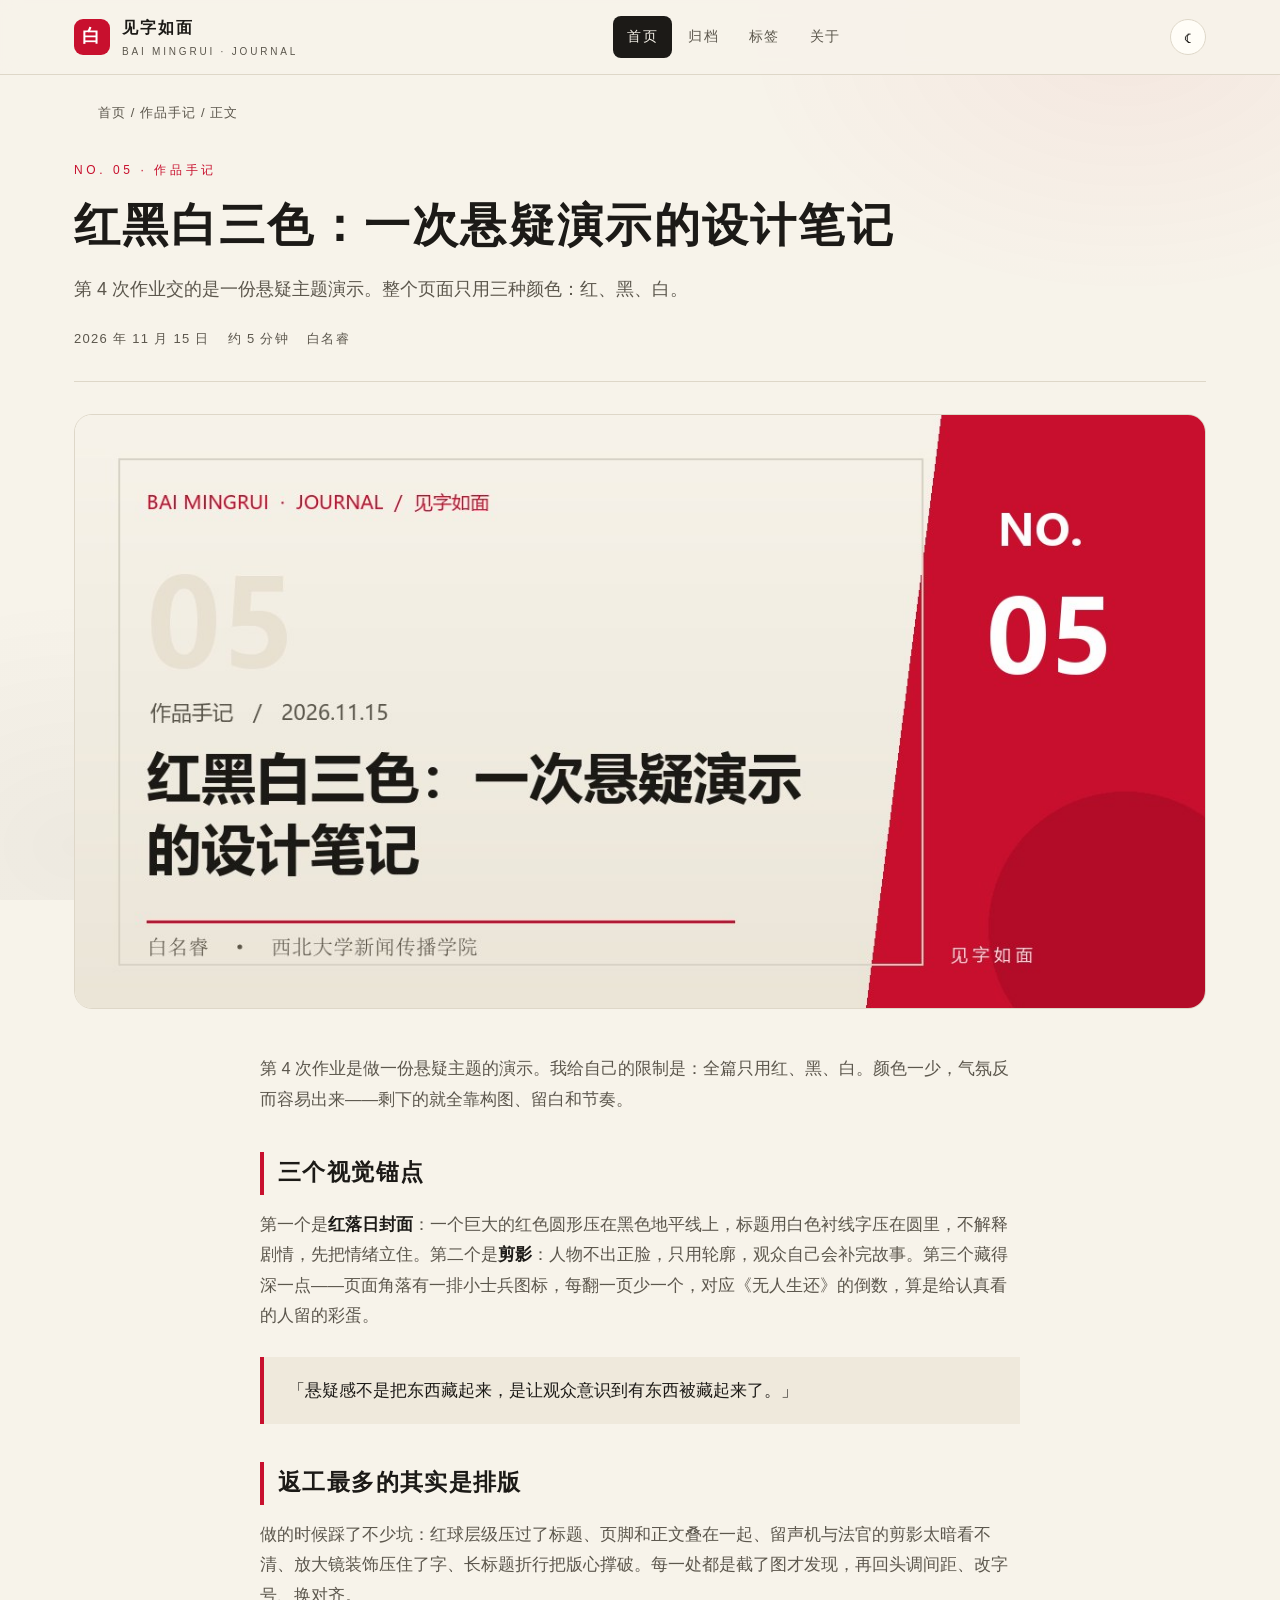
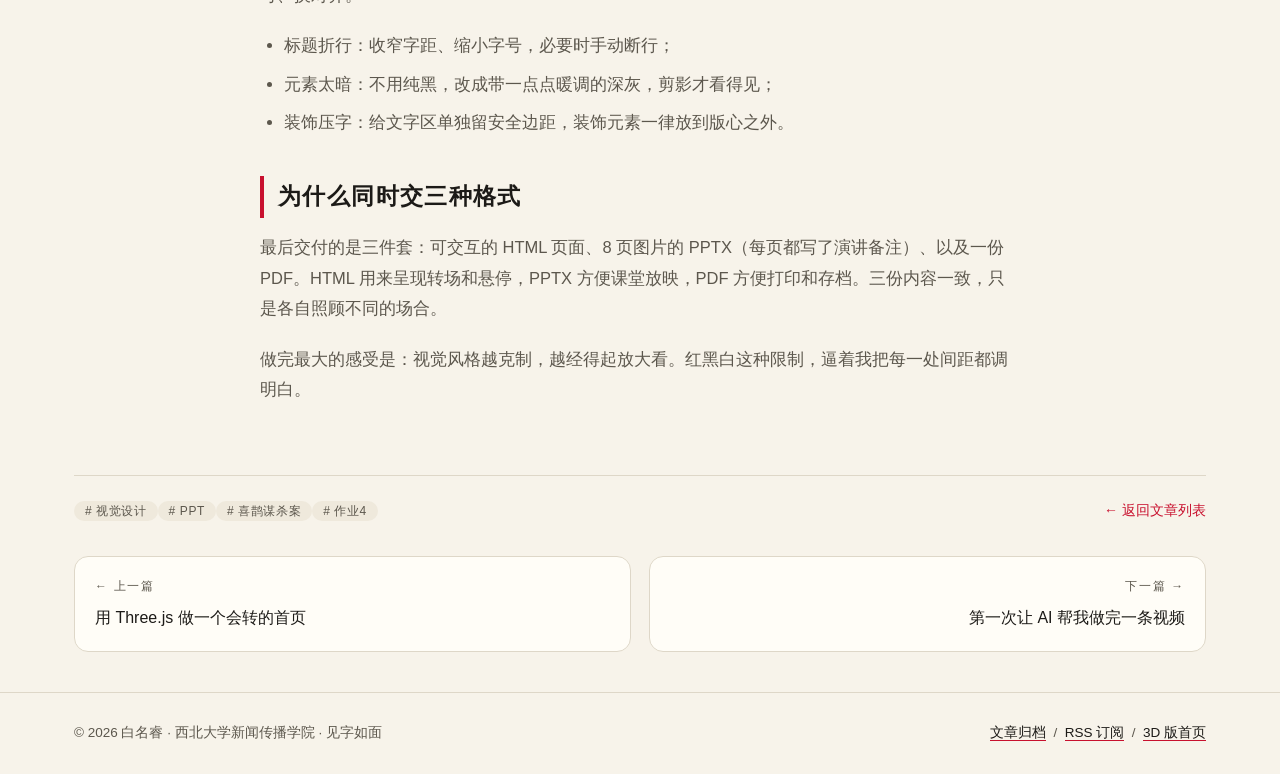
<file: 2025106140白名睿/index0105.html>
<!DOCTYPE html>
<!-- ============================================================
     index0105.html —— 《新媒体交互设计》第 3 次作业：传统方式个人博客
     作者：白名睿（2025106140）西北大学新闻传播学院
     结构：header 导航 → main 主体 → footer 页脚（语义化标签）
     ============================================================ -->
<html lang="zh-CN">
<head>
  <meta charset="UTF-8">
  <meta name="viewport" content="width=device-width, initial-scale=1.0">
  <meta name="description" content="从《喜鹊谋杀案》的美学里借了红落日、剪影和倒数彩蛋，做成 8 页横向幻灯片。这里记一下配色、转场和那些反复返工的排版细节。">
  <meta name="author" content="白名睿">
  <meta property="og:title" content="红黑白三色：一次悬疑演示的设计笔记">
  <meta property="og:description" content="从《喜鹊谋杀案》的美学里借了红落日、剪影和倒数彩蛋，做成 8 页横向幻灯片。这里记一下配色、转场和那些反复返工的排版细节。">
  <meta property="og:type" content="website">
  <title>红黑白三色：一次悬疑演示的设计笔记 · 见字如面</title>
  <link rel="stylesheet" href="styles/layout.css">
  <link rel="icon" type="image/png" href="images/logo.png">
  <link rel="alternate" type="application/rss+xml" title="见字如面 RSS" href="feed.xml">
  <meta property="og:image" content="https://bai1971.github.io/assignment3/2025106140%E7%99%BD%E5%90%8D%E7%9D%BF/images/cover-05.jpg">
</head>
<body data-nav="home">
<header class="site-header">
  <div class="bar">
    <a class="brand" href="index.html">
      <span class="seal">白</span>
      <span class="txt"><b>见字如面</b><small>BAI MINGRUI · JOURNAL</small></span>
    </a>
    <nav class="site-nav" aria-label="站内导航">
      <a data-nav="home" href="index.html">首页</a>
      <a data-nav="archive" href="index01.html">归档</a>
      <a data-nav="tags" href="index01.html#tags">标签</a>
      <a data-nav="about" href="index02.html">关于</a>
    </nav>
    <div class="header-tools">
      <button class="icon-btn" id="themeToggle" type="button" aria-label="切换深色模式">&#9790;</button>
    </div>
  </div>
</header>

<div id="progress"></div>
<main class="wrap">
  <nav class="breadcrumb" aria-label="面包屑导航">
    <a href="index.html">首页</a> / <a href="index01.html?cat=作品手记">作品手记</a> / 正文
  </nav>
  <article>
    <header class="post-head">
      <p class="kicker">NO. 05 · 作品手记</p>
      <h1>红黑白三色：一次悬疑演示的设计笔记</h1>
      <p class="deck">第 4 次作业交的是一份悬疑主题演示。整个页面只用三种颜色：红、黑、白。</p>
      <div class="meta-line">
        <span>2026 年 11 月 15 日</span><span>约 5 分钟</span><span>白名睿</span>
      </div>
    </header>
    <figure class="cover-hero"><img src="images/cover-05.jpg" alt="红黑白三色：一次悬疑演示的设计笔记 封面图"></figure>
    <div class="prose">

        <p>第 4 次作业是做一份悬疑主题的演示。我给自己的限制是：全篇只用红、黑、白。颜色一少，气氛反而容易出来——剩下的就全靠构图、留白和节奏。</p>

        <h2>三个视觉锚点</h2>
        <p>第一个是<strong>红落日封面</strong>：一个巨大的红色圆形压在黑色地平线上，标题用白色衬线字压在圆里，不解释剧情，先把情绪立住。第二个是<strong>剪影</strong>：人物不出正脸，只用轮廓，观众自己会补完故事。第三个藏得深一点——页面角落有一排小士兵图标，每翻一页少一个，对应《无人生还》的倒数，算是给认真看的人留的彩蛋。</p>
        <blockquote>「悬疑感不是把东西藏起来，是让观众意识到有东西被藏起来了。」</blockquote>

        <h2>返工最多的其实是排版</h2>
        <p>做的时候踩了不少坑：红球层级压过了标题、页脚和正文叠在一起、留声机与法官的剪影太暗看不清、放大镜装饰压住了字、长标题折行把版心撑破。每一处都是截了图才发现，再回头调间距、改字号、换对齐。</p>
        <ul>
          <li>标题折行：收窄字距、缩小字号，必要时手动断行；</li>
          <li>元素太暗：不用纯黑，改成带一点点暖调的深灰，剪影才看得见；</li>
          <li>装饰压字：给文字区单独留安全边距，装饰元素一律放到版心之外。</li>
        </ul>

        <h2>为什么同时交三种格式</h2>
        <p>最后交付的是三件套：可交互的 HTML 页面、8 页图片的 PPTX（每页都写了演讲备注）、以及一份 PDF。HTML 用来呈现转场和悬停，PPTX 方便课堂放映，PDF 方便打印和存档。三份内容一致，只是各自照顾不同的场合。</p>
        <p>做完最大的感受是：视觉风格越克制，越经得起放大看。红黑白这种限制，逼着我把每一处间距都调明白。</p>
            </div>
    <footer class="post-foot">
      <div class="tags"><a class="tag" href="index.html?tag=视觉设计"># 视觉设计</a><a class="tag" href="index.html?tag=PPT"># PPT</a><a class="tag" href="index.html?tag=喜鹊谋杀案"># 喜鹊谋杀案</a><a class="tag" href="index.html?tag=作业4"># 作业4</a></div>
      <a href="index.html">← 返回文章列表</a>
    </footer>
  </article>
  <nav class="post-nav" aria-label="文章翻页">
    <a href="index0106.html"><small>← 上一篇</small>用 Three.js 做一个会转的首页</a>
    <a class="next" href="index0104.html"><small>下一篇 →</small>第一次让 AI 帮我做完一条视频</a>
  </nav>
</main>

<footer class="site-footer">
  <div class="inner">
    <span>© 2026 白名睿 · 西北大学新闻传播学院 · 见字如面</span>
    <span><a href="index01.html">文章归档</a> &nbsp;/&nbsp; <a href="feed.xml">RSS 订阅</a> &nbsp;/&nbsp; <a href="https://bai1971.github.io/assignment2/" target="_blank" rel="noopener">3D 版首页</a></span>
  </div>
</footer>
<script src="scripts/main.js"></script>

</body>
</html>
</file>
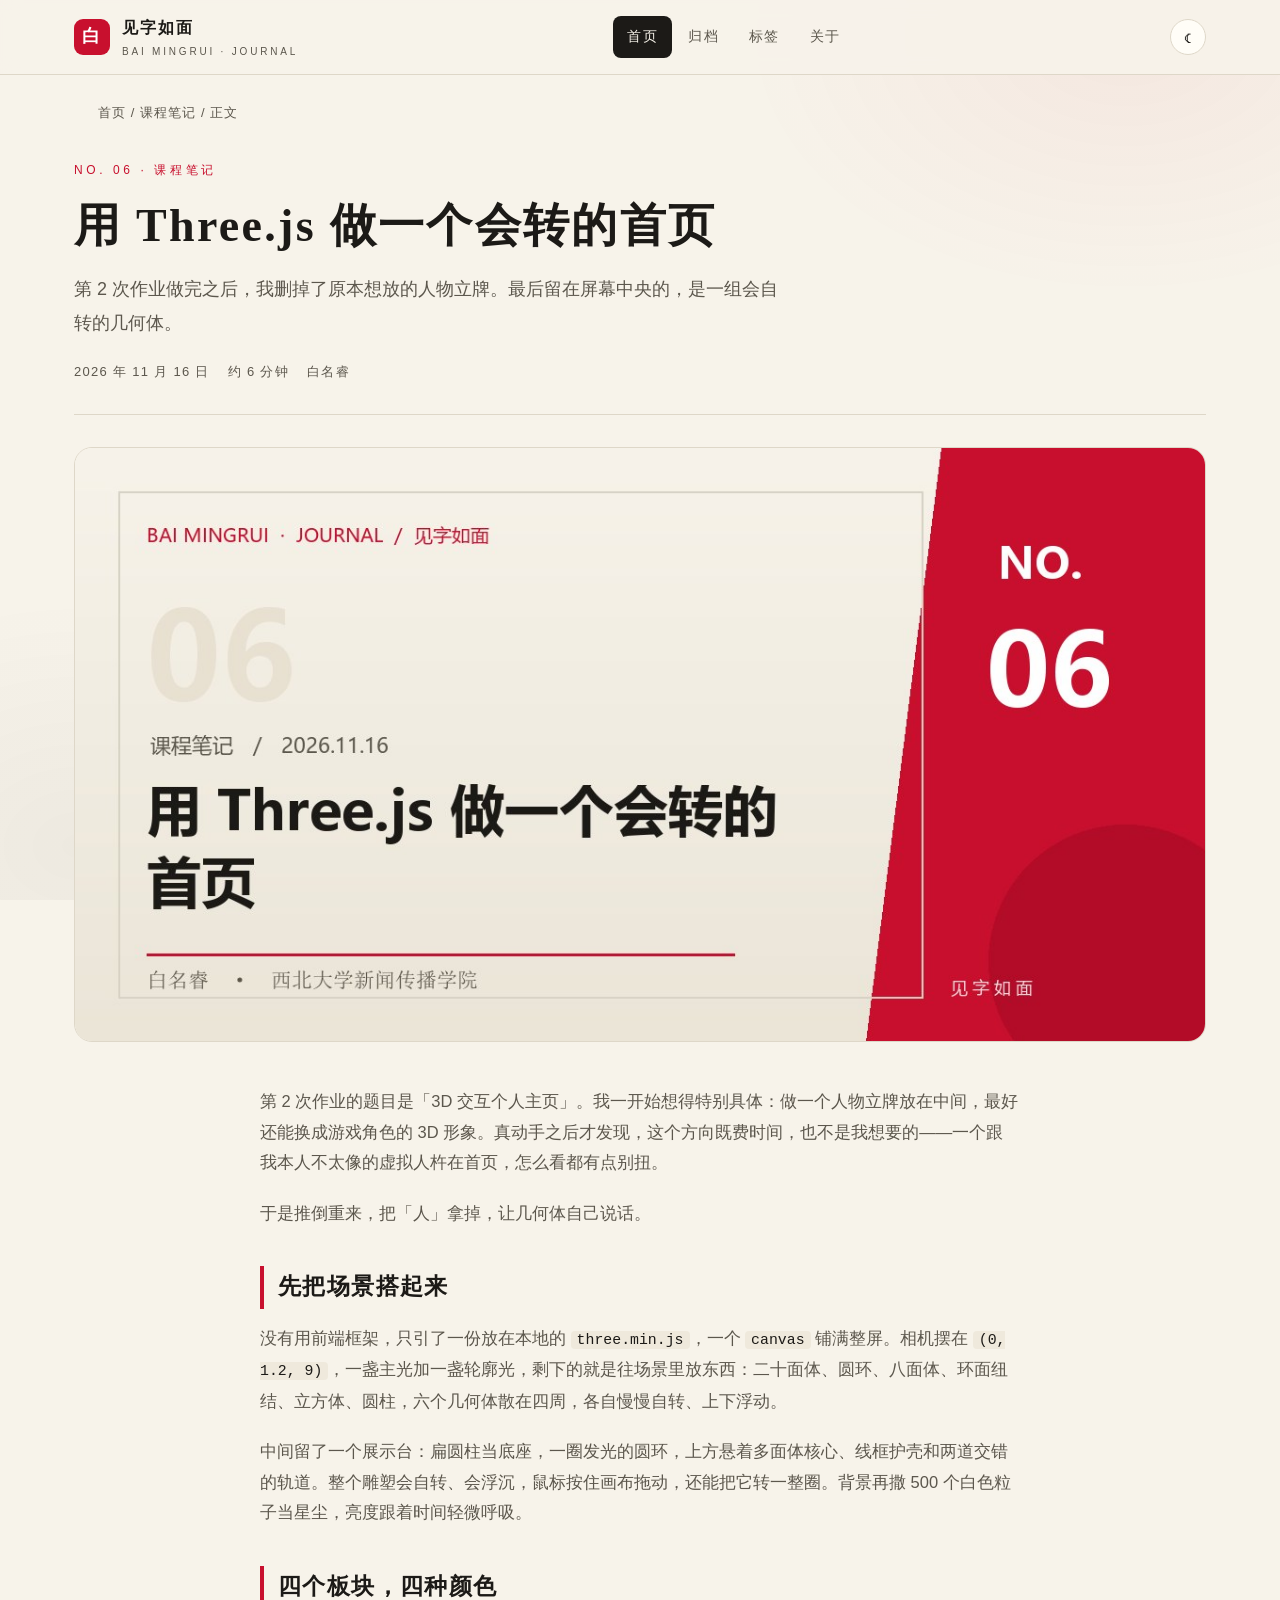
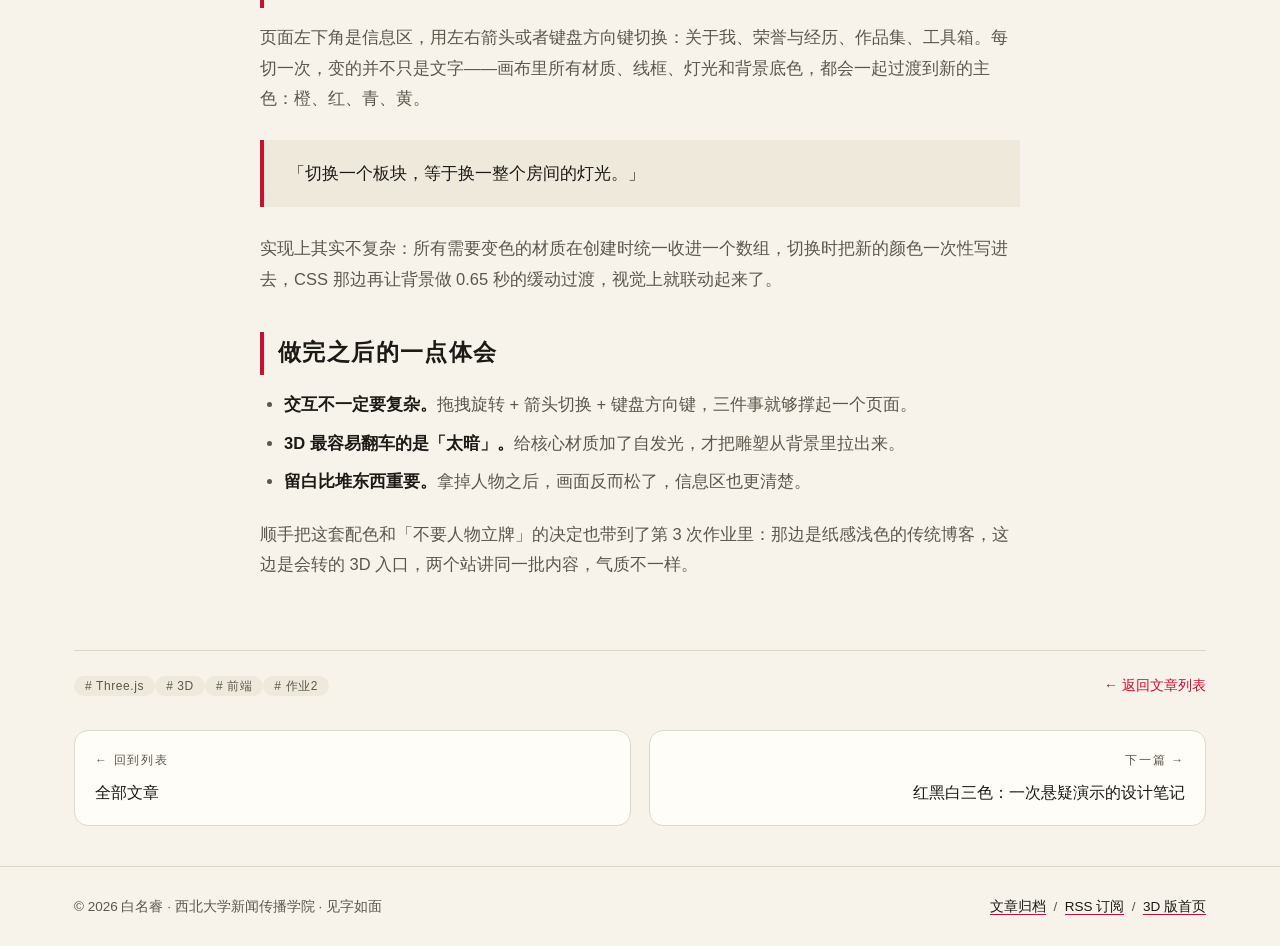
<file: 2025106140白名睿/index0106.html>
<!DOCTYPE html>
<!-- ============================================================
     index0106.html —— 《新媒体交互设计》第 3 次作业：传统方式个人博客
     作者：白名睿（2025106140）西北大学新闻传播学院
     结构：header 导航 → main 主体 → footer 页脚（语义化标签）
     ============================================================ -->
<html lang="zh-CN">
<head>
  <meta charset="UTF-8">
  <meta name="viewport" content="width=device-width, initial-scale=1.0">
  <meta name="description" content="没有模型、没有人物，只有六个漂浮的几何体、一圈发光轨道和随板块切换的四种颜色。记录一下这个 3D 首页是怎么搭起来的，以及我为什么最后决定不放人像。">
  <meta name="author" content="白名睿">
  <meta property="og:title" content="用 Three.js 做一个会转的首页">
  <meta property="og:description" content="没有模型、没有人物，只有六个漂浮的几何体、一圈发光轨道和随板块切换的四种颜色。记录一下这个 3D 首页是怎么搭起来的，以及我为什么最后决定不放人像。">
  <meta property="og:type" content="website">
  <title>用 Three.js 做一个会转的首页 · 见字如面</title>
  <link rel="stylesheet" href="styles/layout.css">
  <link rel="icon" type="image/png" href="images/logo.png">
  <link rel="alternate" type="application/rss+xml" title="见字如面 RSS" href="feed.xml">
  <meta property="og:image" content="https://bai1971.github.io/assignment3/2025106140%E7%99%BD%E5%90%8D%E7%9D%BF/images/cover-06.jpg">
</head>
<body data-nav="home">
<header class="site-header">
  <div class="bar">
    <a class="brand" href="index.html">
      <span class="seal">白</span>
      <span class="txt"><b>见字如面</b><small>BAI MINGRUI · JOURNAL</small></span>
    </a>
    <nav class="site-nav" aria-label="站内导航">
      <a data-nav="home" href="index.html">首页</a>
      <a data-nav="archive" href="index01.html">归档</a>
      <a data-nav="tags" href="index01.html#tags">标签</a>
      <a data-nav="about" href="index02.html">关于</a>
    </nav>
    <div class="header-tools">
      <button class="icon-btn" id="themeToggle" type="button" aria-label="切换深色模式">&#9790;</button>
    </div>
  </div>
</header>

<div id="progress"></div>
<main class="wrap">
  <nav class="breadcrumb" aria-label="面包屑导航">
    <a href="index.html">首页</a> / <a href="index01.html?cat=课程笔记">课程笔记</a> / 正文
  </nav>
  <article>
    <header class="post-head">
      <p class="kicker">NO. 06 · 课程笔记</p>
      <h1>用 Three.js 做一个会转的首页</h1>
      <p class="deck">第 2 次作业做完之后，我删掉了原本想放的人物立牌。最后留在屏幕中央的，是一组会自转的几何体。</p>
      <div class="meta-line">
        <span>2026 年 11 月 16 日</span><span>约 6 分钟</span><span>白名睿</span>
      </div>
    </header>
    <figure class="cover-hero"><img src="images/cover-06.jpg" alt="用 Three.js 做一个会转的首页 封面图"></figure>
    <div class="prose">

        <p>第 2 次作业的题目是「3D 交互个人主页」。我一开始想得特别具体：做一个人物立牌放在中间，最好还能换成游戏角色的 3D 形象。真动手之后才发现，这个方向既费时间，也不是我想要的——一个跟我本人不太像的虚拟人杵在首页，怎么看都有点别扭。</p>
        <p>于是推倒重来，把「人」拿掉，让几何体自己说话。</p>

        <h2>先把场景搭起来</h2>
        <p>没有用前端框架，只引了一份放在本地的 <code>three.min.js</code>，一个 <code>canvas</code> 铺满整屏。相机摆在 <code>(0, 1.2, 9)</code>，一盏主光加一盏轮廓光，剩下的就是往场景里放东西：二十面体、圆环、八面体、环面纽结、立方体、圆柱，六个几何体散在四周，各自慢慢自转、上下浮动。</p>
        <p>中间留了一个展示台：扁圆柱当底座，一圈发光的圆环，上方悬着多面体核心、线框护壳和两道交错的轨道。整个雕塑会自转、会浮沉，鼠标按住画布拖动，还能把它转一整圈。背景再撒 500 个白色粒子当星尘，亮度跟着时间轻微呼吸。</p>

        <h2>四个板块，四种颜色</h2>
        <p>页面左下角是信息区，用左右箭头或者键盘方向键切换：关于我、荣誉与经历、作品集、工具箱。每切一次，变的并不只是文字——画布里所有材质、线框、灯光和背景底色，都会一起过渡到新的主色：橙、红、青、黄。</p>
        <blockquote>「切换一个板块，等于换一整个房间的灯光。」</blockquote>
        <p>实现上其实不复杂：所有需要变色的材质在创建时统一收进一个数组，切换时把新的颜色一次性写进去，CSS 那边再让背景做 0.65 秒的缓动过渡，视觉上就联动起来了。</p>

        <h2>做完之后的一点体会</h2>
        <ul>
          <li><strong>交互不一定要复杂。</strong>拖拽旋转 + 箭头切换 + 键盘方向键，三件事就够撑起一个页面。</li>
          <li><strong>3D 最容易翻车的是「太暗」。</strong>给核心材质加了自发光，才把雕塑从背景里拉出来。</li>
          <li><strong>留白比堆东西重要。</strong>拿掉人物之后，画面反而松了，信息区也更清楚。</li>
        </ul>
        <p>顺手把这套配色和「不要人物立牌」的决定也带到了第 3 次作业里：那边是纸感浅色的传统博客，这边是会转的 3D 入口，两个站讲同一批内容，气质不一样。</p>
            </div>
    <footer class="post-foot">
      <div class="tags"><a class="tag" href="index.html?tag=Three.js"># Three.js</a><a class="tag" href="index.html?tag=3D"># 3D</a><a class="tag" href="index.html?tag=前端"># 前端</a><a class="tag" href="index.html?tag=作业2"># 作业2</a></div>
      <a href="index.html">← 返回文章列表</a>
    </footer>
  </article>
  <nav class="post-nav" aria-label="文章翻页">
    <a href="index.html"><small>← 回到列表</small>全部文章</a>
    <a class="next" href="index0105.html"><small>下一篇 →</small>红黑白三色：一次悬疑演示的设计笔记</a>
  </nav>
</main>

<footer class="site-footer">
  <div class="inner">
    <span>© 2026 白名睿 · 西北大学新闻传播学院 · 见字如面</span>
    <span><a href="index01.html">文章归档</a> &nbsp;/&nbsp; <a href="feed.xml">RSS 订阅</a> &nbsp;/&nbsp; <a href="https://bai1971.github.io/assignment2/" target="_blank" rel="noopener">3D 版首页</a></span>
  </div>
</footer>
<script src="scripts/main.js"></script>

</body>
</html>
</file>
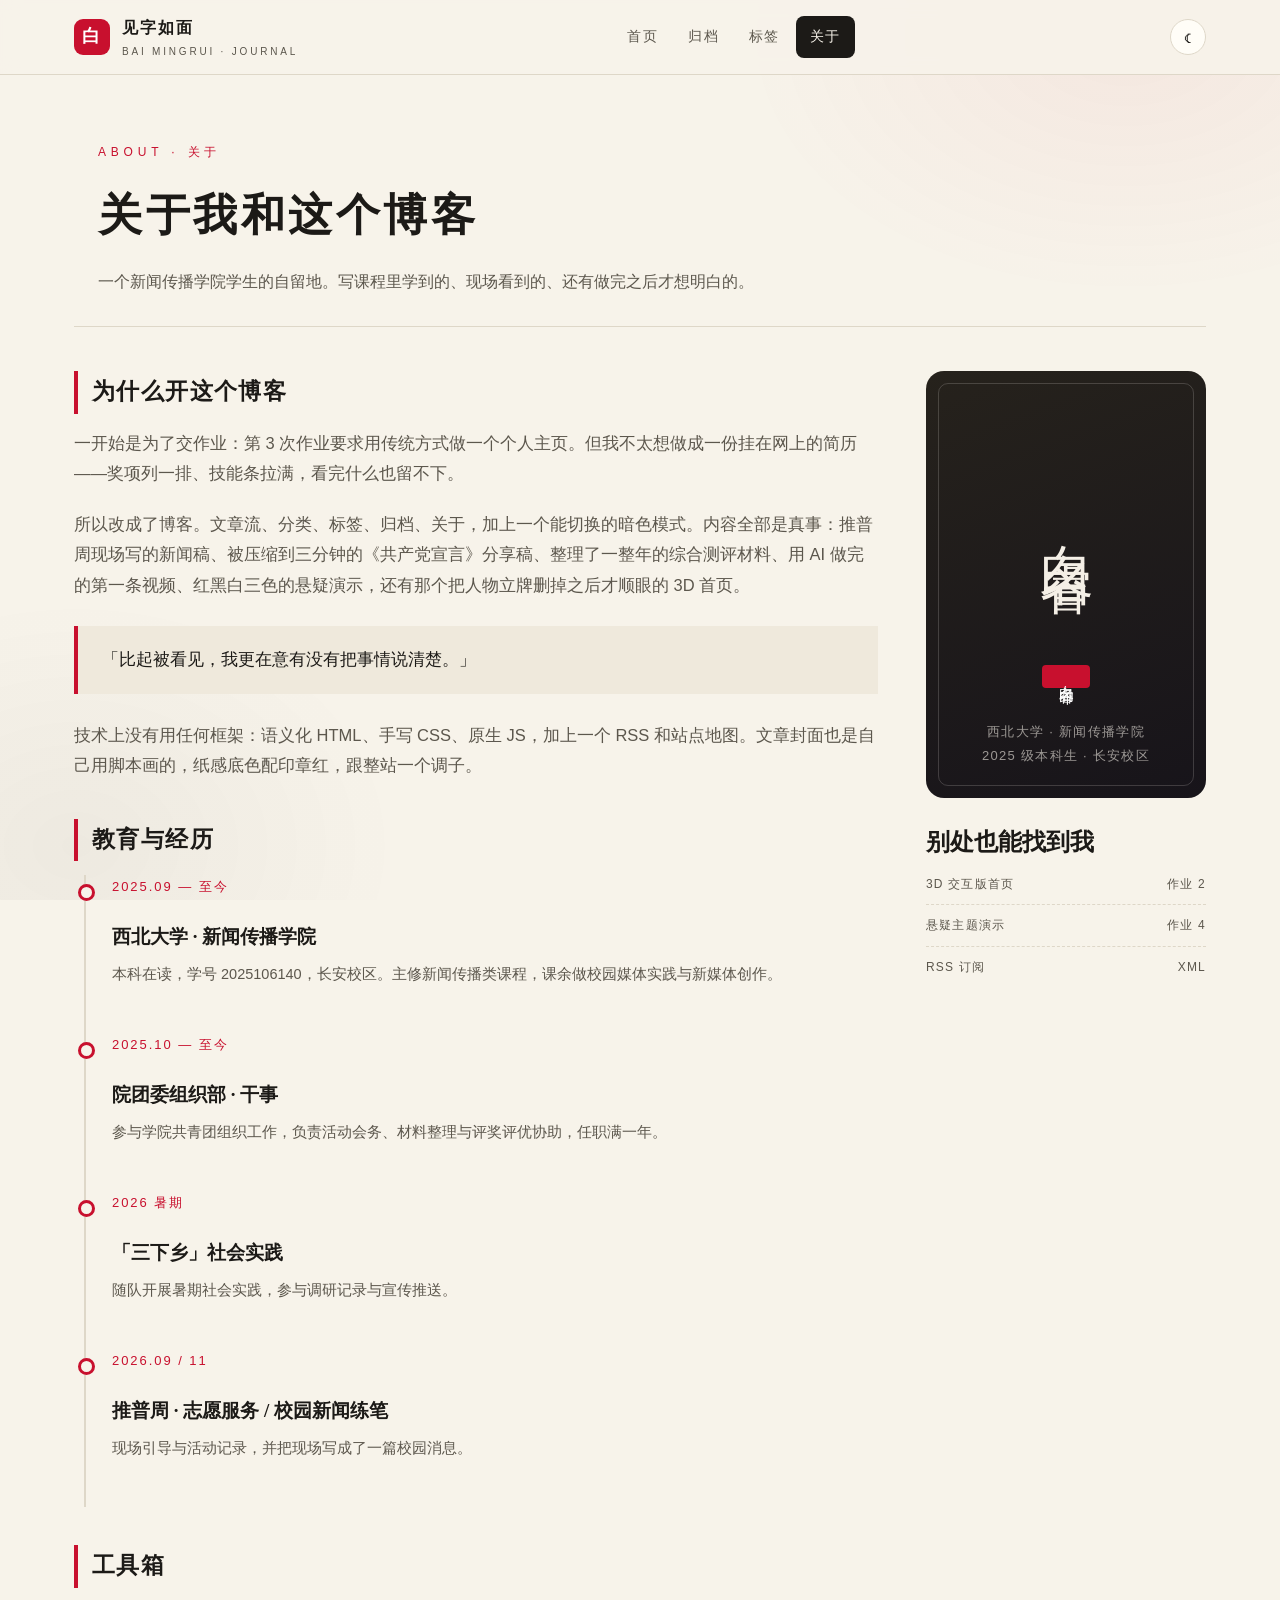
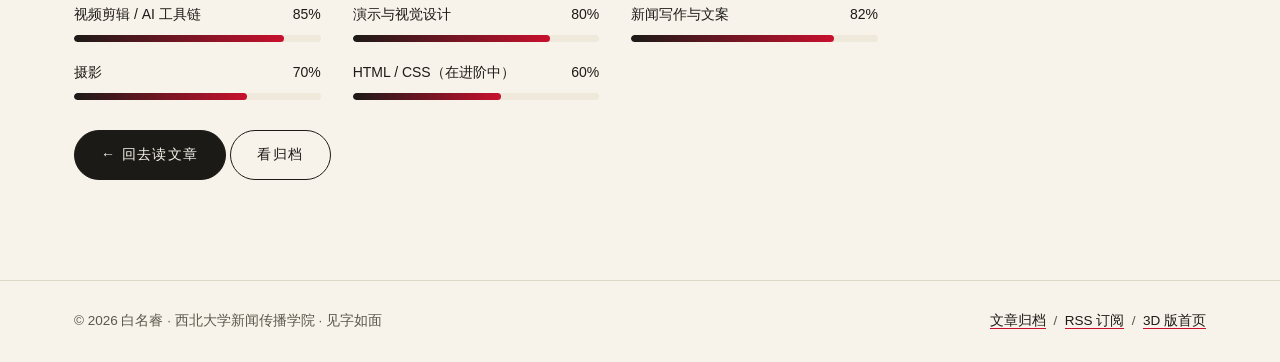
<file: 2025106140白名睿/index02.html>
<!DOCTYPE html>
<!-- ============================================================
     index02.html —— 《新媒体交互设计》第 3 次作业：传统方式个人博客
     作者：白名睿（2025106140）西北大学新闻传播学院
     结构：header 导航 → main 主体 → footer 页脚（语义化标签）
     ============================================================ -->
<html lang="zh-CN">
<head>
  <meta charset="UTF-8">
  <meta name="viewport" content="width=device-width, initial-scale=1.0">
  <meta name="description" content="关于白名睿与「见字如面」这个博客。">
  <meta name="author" content="白名睿">
  <meta property="og:title" content="关于">
  <meta property="og:description" content="关于白名睿与「见字如面」这个博客。">
  <meta property="og:type" content="website">
  <title>关于 · 见字如面</title>
  <link rel="stylesheet" href="styles/layout.css">
  <link rel="icon" type="image/png" href="images/logo.png">
  <link rel="alternate" type="application/rss+xml" title="见字如面 RSS" href="feed.xml">
  
</head>
<body data-nav="about">
<header class="site-header">
  <div class="bar">
    <a class="brand" href="index.html">
      <span class="seal">白</span>
      <span class="txt"><b>见字如面</b><small>BAI MINGRUI · JOURNAL</small></span>
    </a>
    <nav class="site-nav" aria-label="站内导航">
      <a data-nav="home" href="index.html">首页</a>
      <a data-nav="archive" href="index01.html">归档</a>
      <a data-nav="tags" href="index01.html#tags">标签</a>
      <a data-nav="about" href="index02.html">关于</a>
    </nav>
    <div class="header-tools">
      <button class="icon-btn" id="themeToggle" type="button" aria-label="切换深色模式">&#9790;</button>
    </div>
  </div>
</header>

<main class="wrap">
  <section class="page-head">
    <p class="kicker">ABOUT · 关于</p>
    <h1>关于我和这个博客</h1>
    <p>一个新闻传播学院学生的自留地。写课程里学到的、现场看到的、还有做完之后才想明白的。</p>
  </section>
  <div class="about-grid">
    <div>
      <article class="prose" style="padding-top:0;max-width:none">
        <h2 style="margin-top:0">为什么开这个博客</h2>
        <p>一开始是为了交作业：第 3 次作业要求用传统方式做一个个人主页。但我不太想做成一份挂在网上的简历——奖项列一排、技能条拉满，看完什么也留不下。</p>
        <p>所以改成了博客。文章流、分类、标签、归档、关于，加上一个能切换的暗色模式。内容全部是真事：推普周现场写的新闻稿、被压缩到三分钟的《共产党宣言》分享稿、整理了一整年的综合测评材料、用 AI 做完的第一条视频、红黑白三色的悬疑演示，还有那个把人物立牌删掉之后才顺眼的 3D 首页。</p>
        <blockquote>「比起被看见，我更在意有没有把事情说清楚。」</blockquote>
        <p>技术上没有用任何框架：语义化 HTML、手写 CSS、原生 JS，加上一个 RSS 和站点地图。文章封面也是自己用脚本画的，纸感底色配印章红，跟整站一个调子。</p>

        <h2>教育与经历</h2>
        <div class="timeline">
          <div class="item reveal"><p class="when">2025.09 — 至今</p><h3>西北大学 · 新闻传播学院</h3><p>本科在读，学号 2025106140，长安校区。主修新闻传播类课程，课余做校园媒体实践与新媒体创作。</p></div>
          <div class="item reveal"><p class="when">2025.10 — 至今</p><h3>院团委组织部 · 干事</h3><p>参与学院共青团组织工作，负责活动会务、材料整理与评奖评优协助，任职满一年。</p></div>
          <div class="item reveal"><p class="when">2026 暑期</p><h3>「三下乡」社会实践</h3><p>随队开展暑期社会实践，参与调研记录与宣传推送。</p></div>
          <div class="item reveal"><p class="when">2026.09 / 11</p><h3>推普周 · 志愿服务 / 校园新闻练笔</h3><p>现场引导与活动记录，并把现场写成了一篇校园消息。</p></div>
        </div>

        <h2>工具箱</h2>
        <div class="skills">
          <div class="skill reveal"><div class="name"><span>视频剪辑 / AI 工具链</span><span>85%</span></div><div class="bar"><i style="--pct:85%"></i></div></div>
          <div class="skill reveal"><div class="name"><span>演示与视觉设计</span><span>80%</span></div><div class="bar"><i style="--pct:80%"></i></div></div>
          <div class="skill reveal"><div class="name"><span>新闻写作与文案</span><span>82%</span></div><div class="bar"><i style="--pct:82%"></i></div></div>
          <div class="skill reveal"><div class="name"><span>摄影</span><span>70%</span></div><div class="bar"><i style="--pct:70%"></i></div></div>
          <div class="skill reveal"><div class="name"><span>HTML / CSS（在进阶中）</span><span>60%</span></div><div class="bar"><i style="--pct:60%"></i></div></div>
        </div>
        <p style="margin-top:30px"><a class="btn solid" href="index.html">← 回去读文章</a> <a class="btn" href="index01.html">看归档</a></p>
      </article>
    </div>
    <aside>
      <div class="about-card">
        <div class="vname">白名睿</div><br>
        <span class="stamp">白名睿印</span>
        <p>西北大学 · 新闻传播学院<br>2025 级本科生 · 长安校区</p>
      </div>
      <div class="widget" style="margin-top:22px">
        <h2>别处也能找到我</h2>
        <div class="line-list">
          <a href="https://bai1971.github.io/assignment2/" target="_blank" rel="noopener"><span>3D 交互版首页</span><span>作业 2</span></a>
          <a href="https://bai1971.github.io/assignment4/" target="_blank" rel="noopener"><span>悬疑主题演示</span><span>作业 4</span></a>
          <a href="feed.xml"><span>RSS 订阅</span><span>XML</span></a>
        </div>
      </div>
    </aside>
  </div>
</main>

<footer class="site-footer">
  <div class="inner">
    <span>© 2026 白名睿 · 西北大学新闻传播学院 · 见字如面</span>
    <span><a href="index01.html">文章归档</a> &nbsp;/&nbsp; <a href="feed.xml">RSS 订阅</a> &nbsp;/&nbsp; <a href="https://bai1971.github.io/assignment2/" target="_blank" rel="noopener">3D 版首页</a></span>
  </div>
</footer>
<script src="scripts/main.js"></script>

</body>
</html>
</file>
<file: 2025106140白名睿/styles/layout.css>
/* ============================================================
   layout.css —— 《新媒体交互设计》第 3 次作业「个人博客」全站样式
   作者：白名睿（2025106140） 西北大学新闻传播学院
   方案：纸感浅色 / 墨黑 / 印章红，另提供暗色模式（data-theme 切换）
   说明：颜色、字号统一走 CSS 变量；每个区块按编号分段并附注释
   ============================================================ */

/* ---------- 1. 变量与基础重置 ---------- */
:root {
  --paper: #f7f3ea; --card: #fffdf7; --soft: #efe9dc;
  --ink: #1c1a17; --ink-mid: #5c574d;
  --seal: #c8102e; --line: #ded7c8;
  --header-bg: rgba(247, 243, 234, .93);
  --serif: "Noto Serif SC", "Songti SC", SimSun, serif;
  --sans: "PingFang SC", "Microsoft YaHei", sans-serif;
}
[data-theme="dark"] {
  --paper: #161513; --card: #1e1c19; --soft: #272420;
  --ink: #f2ece0; --ink-mid: #a9a296;
  --seal: #ef5b6e; --line: #38342e;
  --header-bg: rgba(22, 21, 19, .93);
}
* { margin: 0; padding: 0; box-sizing: border-box; }
html { scroll-behavior: smooth; }
body {
  font-family: var(--sans); background: var(--paper); color: var(--ink);
  line-height: 1.85; font-size: 16px;
  /* 主题切换时背景与正文色立即生效，避免过渡期出现浅底深字的割裂 */
}
body::before { /* 纸面光晕：暗色下自动减弱 */
  content: ""; position: fixed; inset: 0; z-index: -1; pointer-events: none;
  background: radial-gradient(ellipse 620px 420px at 88% 4%, rgba(200,16,46,.05), transparent 62%),
              radial-gradient(ellipse 520px 400px at 6% 94%, rgba(28,26,23,.045), transparent 62%);
}
[data-theme="dark"] body::before { opacity: .35; }
/* 主题切换的那一帧禁用过渡，防止链接/标签颜色滞留在旧主题 */
.no-trans *, .no-trans *::before, .no-trans *::after { transition: none !important; }
a { color: var(--seal); text-decoration: none; transition: opacity .2s; }
a:hover { opacity: .72; }
img { max-width: 100%; display: block; }
code { font-family: Consolas, Monaco, monospace; background: var(--soft);
  padding: 1px 6px; border-radius: 4px; font-size: .9em; color: var(--ink); }
.wrap { max-width: 1180px; margin: 0 auto; padding: 0 24px; }

/* ---------- 2. 顶部导航 ---------- */
.site-header {
  position: sticky; top: 0; z-index: 100;
  background: var(--header-bg); backdrop-filter: blur(10px);
  border-bottom: 1px solid var(--line);
}
.site-header .bar {
  max-width: 1180px; margin: 0 auto; padding: 13px 24px;
  display: flex; align-items: center; justify-content: space-between; gap: 18px;
}
.brand { display: flex; align-items: center; gap: 12px; font-family: var(--serif);
  font-weight: 700; letter-spacing: .14em; color: var(--ink); }
.brand:hover { opacity: 1; }
.brand .seal {
  width: 36px; height: 36px; border-radius: 9px; background: var(--seal); color: #fff;
  display: flex; align-items: center; justify-content: center; font-size: 18px; flex: none;
}
.brand .txt b { display: block; font-size: 16px; letter-spacing: .12em; }
.brand .txt small { display: block; font-family: var(--sans); font-weight: 400;
  font-size: 10px; letter-spacing: .28em; color: var(--ink-mid); }
.site-nav { display: flex; align-items: center; gap: 2px; }
.site-nav a { color: var(--ink-mid); font-size: 14px; letter-spacing: .1em;
  padding: 8px 14px; border-radius: 8px; }
.site-nav a:hover { color: var(--ink); background: var(--soft); opacity: 1; }
.site-header .site-nav a.active { color: var(--paper); background: var(--ink); opacity: 1; }
.header-tools { display: flex; align-items: center; gap: 8px; }
.icon-btn { width: 36px; height: 36px; border-radius: 50%; border: 1px solid var(--line);
  background: var(--card); color: var(--ink); cursor: pointer; font-size: 15px; line-height: 1; }
.icon-btn:hover { border-color: var(--seal); color: var(--seal); }

/* ---------- 3. 阅读进度条（详情页） ---------- */
#progress { position: fixed; top: 0; left: 0; height: 3px; width: 0;
  background: var(--seal); z-index: 200; transition: width .1s linear; }

/* ---------- 4. 博客刊头 ---------- */
.masthead { border-bottom: 1px solid var(--line);
  background: linear-gradient(180deg, var(--card), var(--paper)); }
.masthead .wrap { padding: 62px 24px 50px; }
.masthead .kicker { color: var(--seal); letter-spacing: .42em; font-size: 12px;
  font-weight: 700; margin-bottom: 18px; }
.masthead h1 { font-family: var(--serif); font-size: clamp(34px, 5vw, 54px);
  line-height: 1.32; letter-spacing: .06em; margin-bottom: 16px; }
.masthead h1 em { font-style: normal; color: var(--seal); }
.masthead .lede { color: var(--ink-mid); font-size: 17px; max-width: 660px; }
.stats { display: flex; gap: 38px; margin-top: 30px; flex-wrap: wrap; }
.stats b { display: block; font-family: Georgia, serif; font-size: 27px; color: var(--ink); }
.stats span { font-size: 12px; letter-spacing: .16em; color: var(--ink-mid); }

/* ---------- 5. 两栏布局：文章流 + 侧栏 ---------- */
.layout { display: grid; grid-template-columns: minmax(0, 1fr) 300px;
  gap: 52px; padding-top: 46px; padding-bottom: 30px; }
.stream-head { display: flex; align-items: baseline; justify-content: space-between;
  gap: 16px; margin-bottom: 22px; border-bottom: 2px solid var(--ink); padding-bottom: 12px; }
.stream-head h2 { font-family: var(--serif); font-size: 24px; letter-spacing: .12em; }
.stream-head .tip { font-size: 13px; color: var(--ink-mid); letter-spacing: .08em;
  display: flex; align-items: center; gap: 10px; }
.stream-head .tip button { border: none; background: var(--seal); color: #fff;
  border-radius: 999px; padding: 3px 12px; font-size: 12px; cursor: pointer; font-family: inherit; }

/* ---------- 6. 文章卡片 ---------- */
.post-card { position: relative; display: grid;
  grid-template-columns: minmax(0, 1fr) 186px; gap: 24px;
  background: var(--card); border: 1px solid var(--line); border-radius: 16px;
  padding: 26px 26px 22px; margin-bottom: 22px;
  transition: transform .25s, box-shadow .25s, border-color .25s; }
.post-card:hover { transform: translateY(-4px); border-color: var(--seal);
  box-shadow: 0 18px 40px rgba(28,26,23,.10); }
[data-theme="dark"] .post-card:hover { box-shadow: 0 18px 40px rgba(0,0,0,.45); }
.post-card > div { min-width: 0; }
.post-card.featured { grid-template-columns: minmax(0, 1fr) 248px;
  background: linear-gradient(135deg, var(--card), var(--soft)); }
.post-card.featured h3 { font-size: 26px; }
.post-card .meta { display: flex; align-items: center; gap: 12px; flex-wrap: wrap;
  font-size: 12px; letter-spacing: .12em; color: var(--ink-mid); margin-bottom: 12px; }
.post-card .meta .cat { color: var(--seal); border: 1px solid var(--seal);
  border-radius: 999px; padding: 2px 10px; }
.post-card .pin { position: absolute; top: -1px; right: 22px;
  background: var(--seal); color: #fff; font-size: 11px; letter-spacing: .16em;
  padding: 5px 12px; border-radius: 0 0 8px 8px; }
.post-card h3 { font-family: var(--serif); font-size: 22px; line-height: 1.45;
  letter-spacing: .03em; margin-bottom: 10px; }
.post-card h3 a { color: var(--ink); }
.post-card h3 a:hover { color: var(--seal); opacity: 1; }
.post-card p.excerpt { color: var(--ink-mid); font-size: 15px; margin-bottom: 16px; }
.post-card .foot { display: flex; align-items: center; justify-content: space-between;
  gap: 12px; flex-wrap: wrap; font-size: 13px; }
.post-card .tags { display: flex; gap: 7px; flex-wrap: wrap; }
.tag { background: var(--soft); color: var(--ink-mid); border: none; cursor: pointer;
  border-radius: 999px; padding: 3px 11px; font-size: 12px; letter-spacing: .05em;
  font-family: inherit; transition: background .2s; }
.tag:hover, .tag.on { background: var(--seal); color: #fff; }
.readmore { color: var(--seal); letter-spacing: .1em; font-weight: 600; white-space: nowrap; }
.post-card .thumb { border-radius: 12px; overflow: hidden; align-self: start; min-width: 0;
  aspect-ratio: 16 / 10; border: 1px solid var(--line); background: var(--soft); }
.post-card .thumb img { width: 100%; height: 100%; object-fit: cover; transition: transform .5s; }
.post-card:hover .thumb img { transform: scale(1.06); }

/* ---------- 7. 侧栏组件 ---------- */
.sidebar .widget { background: var(--card); border: 1px solid var(--line);
  border-radius: 16px; padding: 22px; margin-bottom: 22px; }
.sidebar .widget h2 { font-family: var(--serif); font-size: 16px; letter-spacing: .14em;
  margin-bottom: 16px; display: flex; align-items: center; gap: 10px; }
.sidebar .widget h2::before { content: ""; width: 4px; height: 15px;
  background: var(--seal); border-radius: 2px; flex: none; }
.about-mini { display: flex; align-items: center; gap: 14px; margin-bottom: 14px; }
.about-mini .stamp { width: 52px; height: 52px; border-radius: 10px; background: var(--seal);
  color: #fff; font-family: var(--serif); font-size: 22px; display: flex;
  align-items: center; justify-content: center; flex: none; writing-mode: vertical-rl;
  letter-spacing: .05em; }
.about-mini p { font-size: 13px; color: var(--ink-mid); }
.about-mini b { color: var(--ink); font-family: var(--serif); font-size: 15px; }
.sidebar .widget > p { font-size: 13.5px; color: var(--ink-mid); }
.line-list a { display: flex; justify-content: space-between; align-items: center;
  padding: 9px 0; border-bottom: 1px dashed var(--line); color: var(--ink); font-size: 14px; }
.line-list a:last-child { border-bottom: none; }
.line-list a span { color: var(--ink-mid); font-size: 12px; letter-spacing: .1em; }
.line-list a:hover { color: var(--seal); opacity: 1; }
.line-list a.on { color: var(--seal); font-weight: 700; }
.tag-cloud { display: flex; flex-wrap: wrap; gap: 7px; }
.rss-link { display: inline-flex; align-items: center; gap: 8px; margin-top: 12px;
  font-size: 13px; letter-spacing: .1em; }

/* ---------- 8. 归档页 ---------- */
.page-head { padding: 56px 24px 30px; border-bottom: 1px solid var(--line); }
.page-head .kicker { color: var(--seal); letter-spacing: .4em; font-size: 12px; margin-bottom: 12px; }
.page-head h1 { font-family: var(--serif); font-size: clamp(30px, 4.4vw, 44px); letter-spacing: .08em; }
.page-head p { color: var(--ink-mid); margin-top: 10px; max-width: 680px; }
.filter-bar { display: flex; gap: 8px; flex-wrap: wrap; margin: 28px 0 8px; }
.filter-bar button { border: 1px solid var(--line); background: var(--card); color: var(--ink-mid);
  border-radius: 999px; padding: 7px 16px; font-size: 13px; cursor: pointer; font-family: inherit; }
.filter-bar button:hover, .filter-bar button.on { background: var(--ink); color: var(--paper); border-color: var(--ink); }
.archive-group { margin-top: 34px; }
.archive-group h2 { font-family: var(--serif); font-size: 21px; letter-spacing: .1em;
  border-left: 4px solid var(--seal); padding-left: 14px; margin-bottom: 16px; }
.archive-item { display: grid; grid-template-columns: 112px minmax(0, 1fr) auto; gap: 18px;
  align-items: baseline; padding: 15px 4px; border-bottom: 1px dashed var(--line); }
.archive-item .d { color: var(--ink-mid); font-size: 13px; letter-spacing: .1em; }
.archive-item .t { font-family: var(--serif); font-size: 18px; color: var(--ink); }
.archive-item .t:hover { color: var(--seal); opacity: 1; }
.archive-item .c { color: var(--seal); font-size: 12px; letter-spacing: .1em; }
.section-block { padding: 10px 0 60px; }

/* ---------- 9. 关于页 ---------- */
.about-grid { display: grid; grid-template-columns: minmax(0, 1fr) 280px; gap: 48px;
  padding-top: 44px; padding-bottom: 30px; }
.about-card { background: linear-gradient(160deg, #26221c, #17141a); color: #f4efe6;
  border-radius: 18px; padding: 30px; text-align: center; position: relative; overflow: hidden; }
.about-card::before { content: ""; position: absolute; inset: 12px;
  border: 1px solid rgba(244,239,230,.18); border-radius: 10px; }
.about-card .vname { font-family: var(--serif); writing-mode: vertical-rl;
  font-size: 54px; letter-spacing: .16em; margin: 14px auto 20px; height: 200px; }
.about-card .stamp { display: inline-block; background: var(--seal); color: #fff;
  font-family: var(--serif); font-size: 15px; padding: 8px 10px; border-radius: 4px;
  writing-mode: vertical-rl; letter-spacing: .12em; }
.about-card p { font-size: 13px; color: rgba(244,239,230,.6); margin-top: 22px; letter-spacing: .1em; }
.timeline { position: relative; margin-left: 10px; padding-left: 26px; border-left: 2px solid var(--line); }
.timeline .item { position: relative; padding-bottom: 26px; }
.timeline .item::before { content: ""; position: absolute; left: -34px; top: 9px;
  width: 11px; height: 11px; border-radius: 50%; background: var(--paper); border: 3px solid var(--seal); }
.timeline .when { color: var(--seal); font-size: 13px; letter-spacing: .15em; }
.timeline h3 { font-family: var(--serif); font-size: 19px; margin: 3px 0 6px; }
.timeline p { color: var(--ink-mid); font-size: 14.5px; }
.skills { display: grid; grid-template-columns: repeat(auto-fit, minmax(220px, 1fr)); gap: 18px 32px; }
.skill .name { display: flex; justify-content: space-between; font-size: 14px; margin-bottom: 7px; }
.skill .bar { height: 7px; background: var(--soft); border-radius: 999px; overflow: hidden; }
.skill .bar i { display: block; height: 100%; width: var(--pct);
  background: linear-gradient(90deg, var(--ink), var(--seal)); border-radius: 999px; }

/* ---------- 10. 文章详情页 ---------- */
.breadcrumb { padding: 26px 24px 0; font-size: 13px; color: var(--ink-mid); letter-spacing: .08em; }
.breadcrumb a { color: var(--ink-mid); }
.post-head { padding: 34px 0 30px; border-bottom: 1px solid var(--line); }
.post-head .kicker { color: var(--seal); letter-spacing: .3em; font-size: 12px; margin-bottom: 14px; }
.post-head h1 { font-family: var(--serif); font-size: clamp(30px, 4.6vw, 46px);
  line-height: 1.35; letter-spacing: .05em; margin-bottom: 16px; }
.post-head .deck { font-size: 18px; color: var(--ink-mid); max-width: 720px; }
.post-head .meta-line { display: flex; gap: 18px; flex-wrap: wrap; margin-top: 20px;
  font-size: 13px; letter-spacing: .1em; color: var(--ink-mid); }
.cover-hero { margin: 32px 0 0; border-radius: 18px; overflow: hidden; border: 1px solid var(--line); }
.prose { max-width: 760px; margin: 0 auto; padding: 44px 0 10px; font-size: 16.5px; }
.prose p { margin-bottom: 20px; color: var(--ink-mid); }
.prose h2 { font-family: var(--serif); font-size: 23px; color: var(--ink);
  letter-spacing: .06em; margin: 38px 0 14px; padding-left: 14px; border-left: 4px solid var(--seal); }
.prose blockquote { margin: 26px 0; padding: 18px 24px; background: var(--soft);
  border-left: 4px solid var(--seal); font-family: var(--serif); font-size: 17px; color: var(--ink); }
.prose ul, .prose ol { margin: 0 0 22px 24px; color: var(--ink-mid); }
.prose li { margin-bottom: 8px; }
.prose strong { color: var(--ink); }
.prose figure { margin: 26px 0; }
.prose figure img { border-radius: 12px; border: 1px solid var(--line); }
.prose figcaption { text-align: center; font-size: 13px; color: var(--ink-mid); margin-top: 8px; }
.post-foot { border-top: 1px solid var(--line); margin-top: 40px; padding-top: 22px;
  display: flex; justify-content: space-between; flex-wrap: wrap; gap: 14px; font-size: 14px; }
.post-nav { display: grid; grid-template-columns: 1fr 1fr; gap: 18px; margin: 32px 0 10px; }
.post-nav a { background: var(--card); border: 1px solid var(--line); border-radius: 14px;
  padding: 18px 20px; color: var(--ink); }
.post-nav a:hover { border-color: var(--seal); opacity: 1; }
.post-nav a small { display: block; color: var(--ink-mid); font-size: 12px; letter-spacing: .14em; margin-bottom: 6px; }
.post-nav .next { text-align: right; }

/* ---------- 11. 页脚 / 返回顶部 / 进场动画 ---------- */
.site-footer { border-top: 1px solid var(--line); margin-top: 40px; }
.site-footer .inner { max-width: 1180px; margin: 0 auto; padding: 28px 24px;
  display: flex; justify-content: space-between; gap: 16px; flex-wrap: wrap;
  color: var(--ink-mid); font-size: 13.5px; }
.site-footer a { color: var(--ink); border-bottom: 1px solid var(--seal); }
#backTop { position: fixed; right: 26px; bottom: 26px; z-index: 99;
  width: 44px; height: 44px; border-radius: 50%; border: none; cursor: pointer;
  background: var(--ink); color: var(--paper); font-size: 17px;
  opacity: 0; pointer-events: none; transition: opacity .3s, transform .3s; }
#backTop.show { opacity: 1; pointer-events: auto; }
#backTop:hover { transform: translateY(-4px); background: var(--seal); color: #fff; }
/* 进场动画：默认保持可读（不透明度 .9），避免脚本未执行时内容消失 */
.reveal { opacity: .9; transform: translateY(16px); transition: opacity .55s, transform .55s; }
.reveal.in { opacity: 1; transform: none; }

/* ---------- 12. 404 与响应式 ---------- */
.notfound { text-align: center; padding: 110px 24px 120px; }
.notfound .no { font-family: Georgia, serif; font-size: 110px; color: var(--seal); line-height: 1; }
.notfound h1 { font-family: var(--serif); font-size: 28px; margin: 18px 0 10px; letter-spacing: .1em; }
.notfound p { color: var(--ink-mid); margin-bottom: 26px; }
.btn { display: inline-block; padding: 11px 26px; border-radius: 999px;
  border: 1.5px solid var(--ink); color: var(--ink); font-size: 14px; letter-spacing: .1em; }
.btn.solid { background: var(--ink); color: var(--paper); }
.btn:hover { border-color: var(--seal); color: var(--seal); opacity: 1; }
.btn.solid:hover { background: var(--seal); border-color: var(--seal); color: #fff; }
/* 防止窄屏出现横向滚动；clip 不会破坏 sticky 导航 */
html, body { overflow-x: clip; }
.stream-head { flex-wrap: wrap; }
@media (max-width: 940px) {
  .layout, .about-grid { grid-template-columns: minmax(0, 1fr); gap: 26px; }
  .sidebar { display: grid; grid-template-columns: repeat(auto-fit, minmax(240px, 1fr)); gap: 18px; }
  .sidebar .widget { margin-bottom: 0; }
}
@media (max-width: 760px) {
  .site-header .bar { flex-wrap: wrap; gap: 10px; }
  .site-nav { order: 3; width: 100%; justify-content: center; flex-wrap: wrap; }
  .post-card, .post-card.featured { grid-template-columns: minmax(0, 1fr); }
  .post-card .thumb { order: -1; aspect-ratio: 16 / 8; }
  .archive-item { grid-template-columns: minmax(0, 1fr); gap: 4px; }
  .post-nav { grid-template-columns: minmax(0, 1fr); }
  .masthead .wrap { padding: 44px 24px 38px; }
}
</file>
